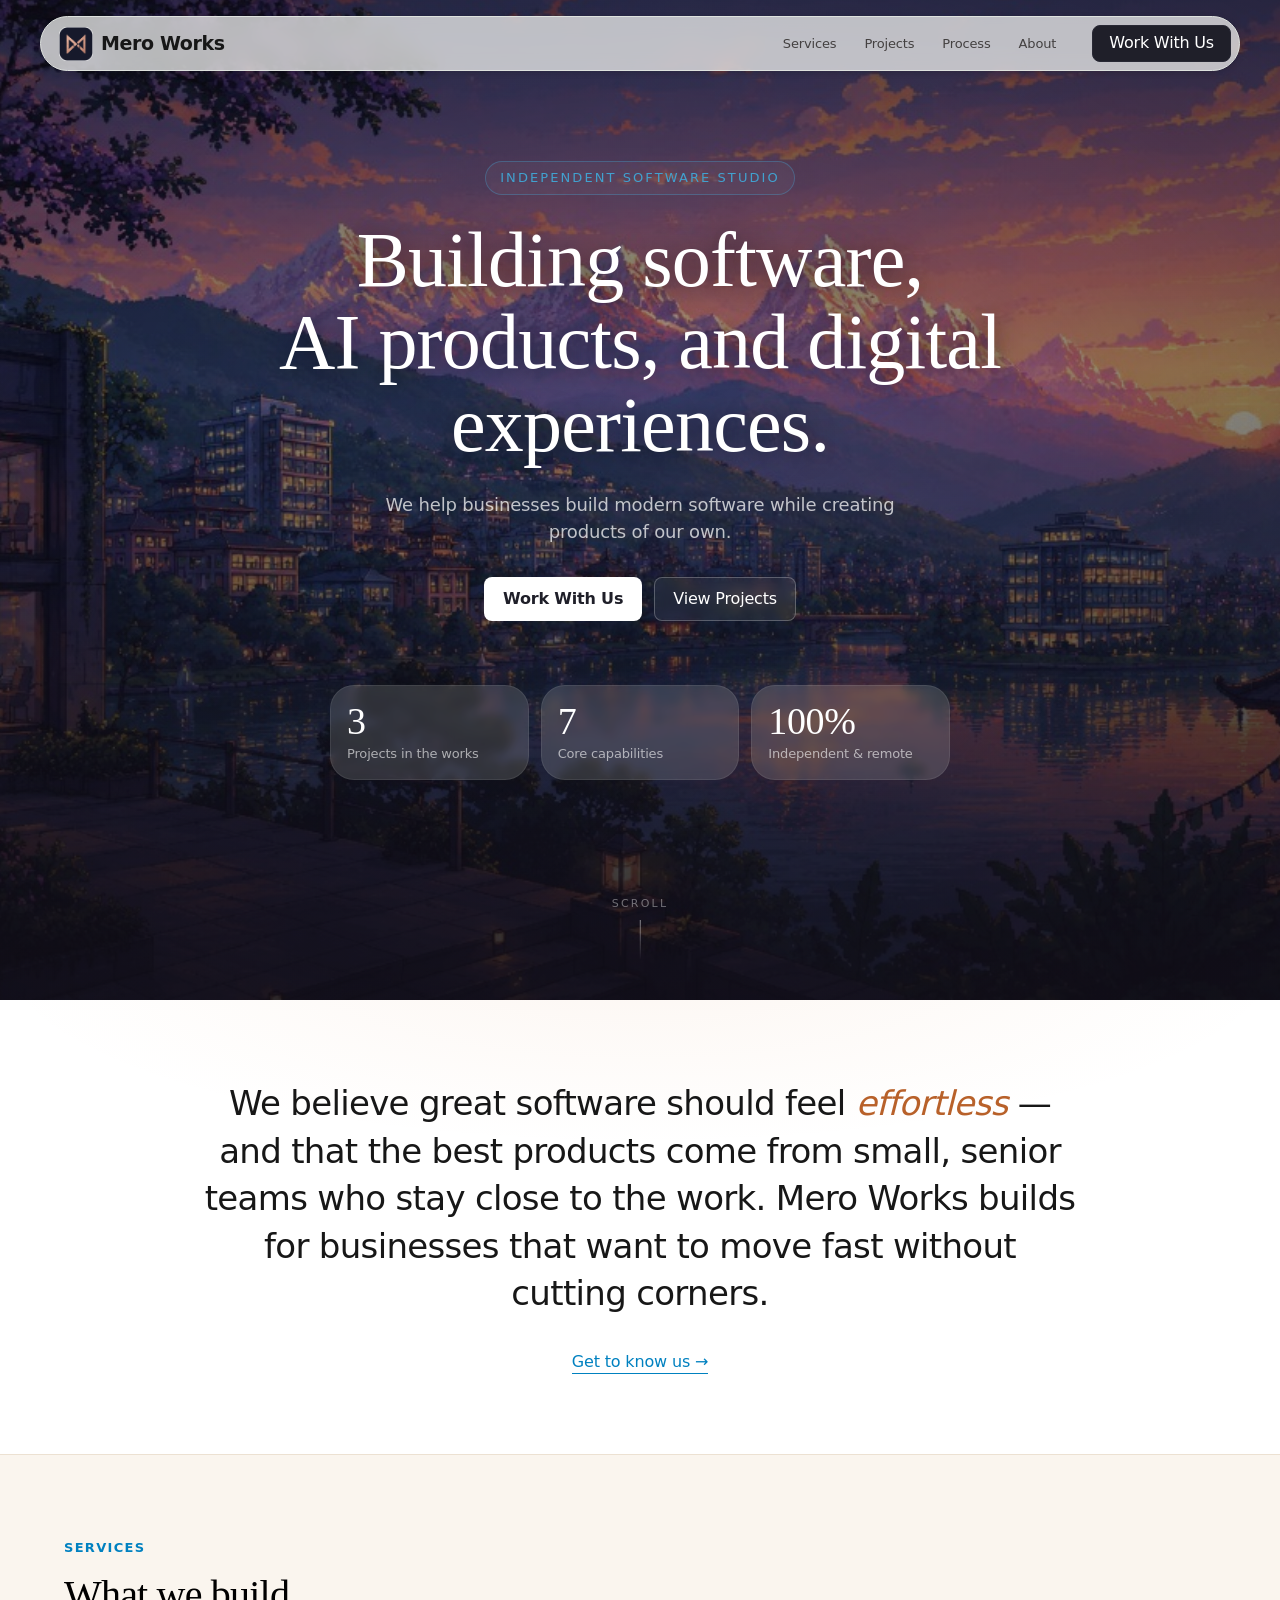
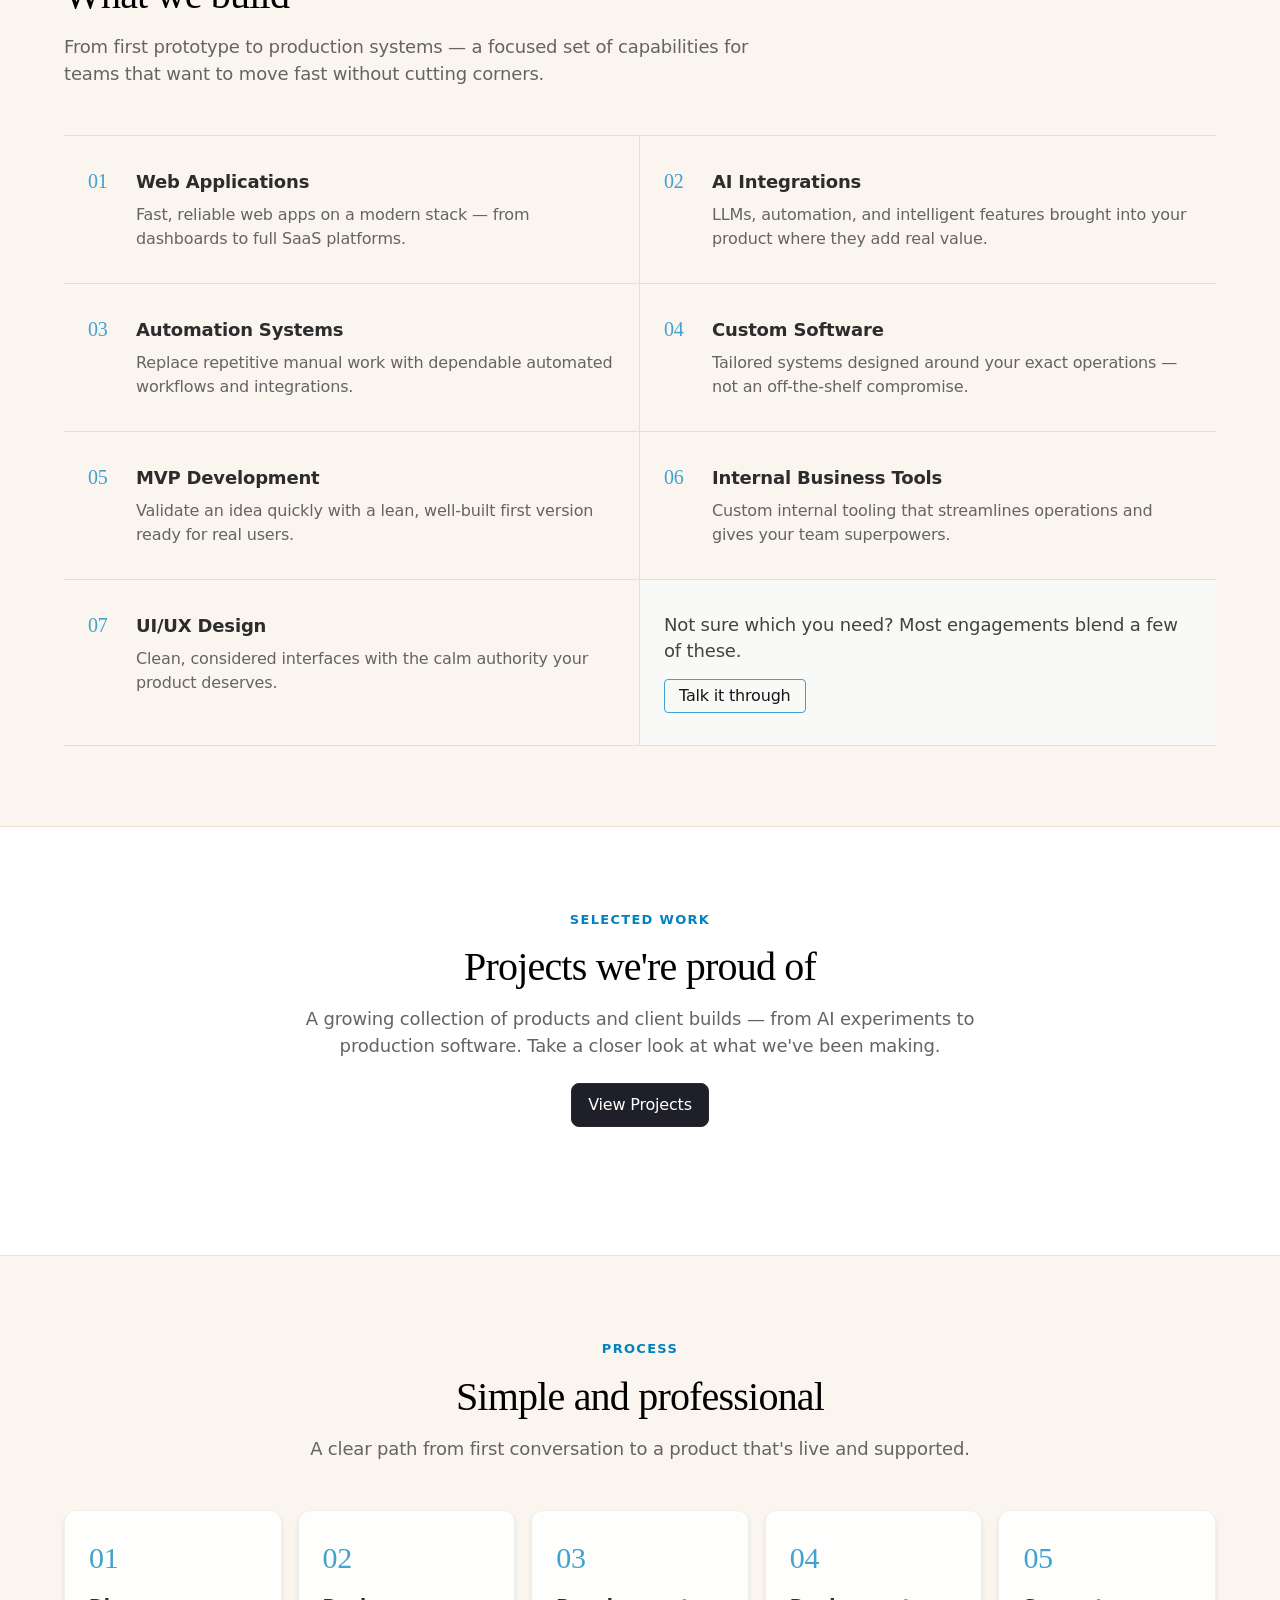
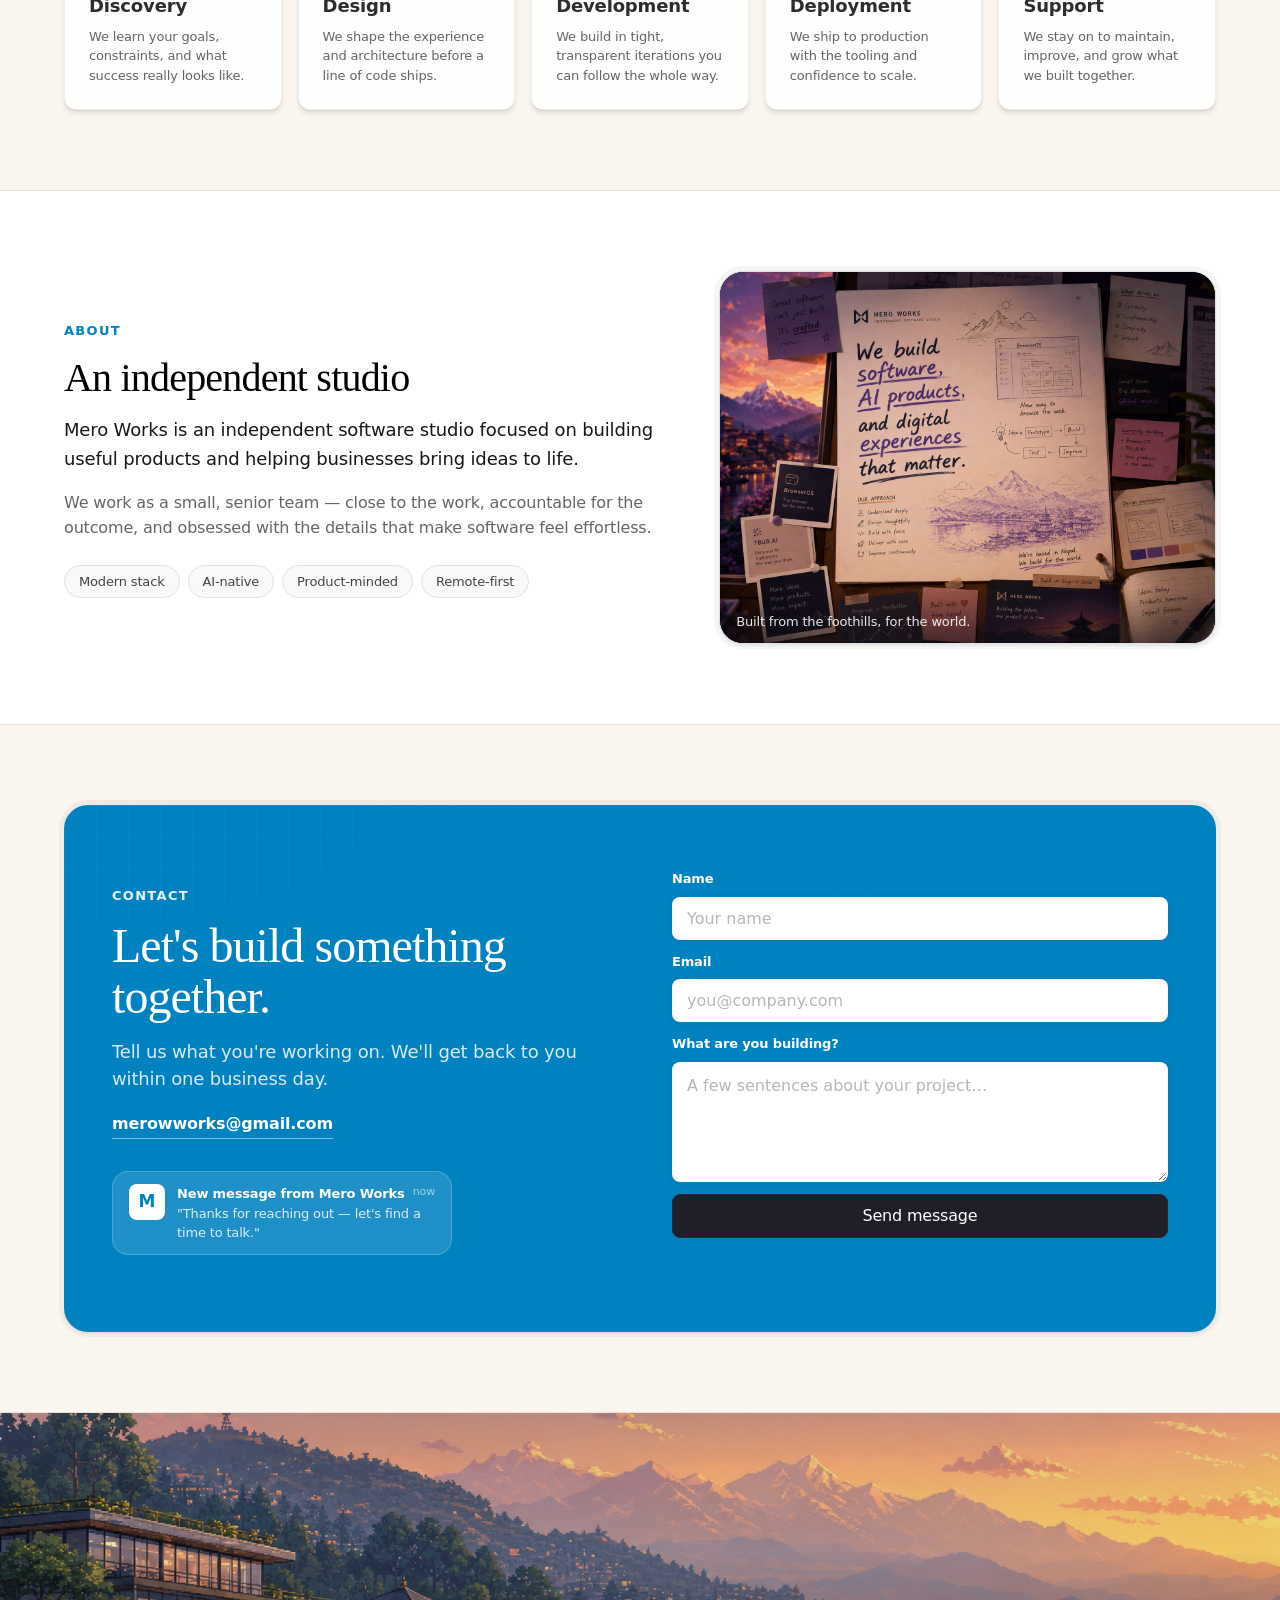
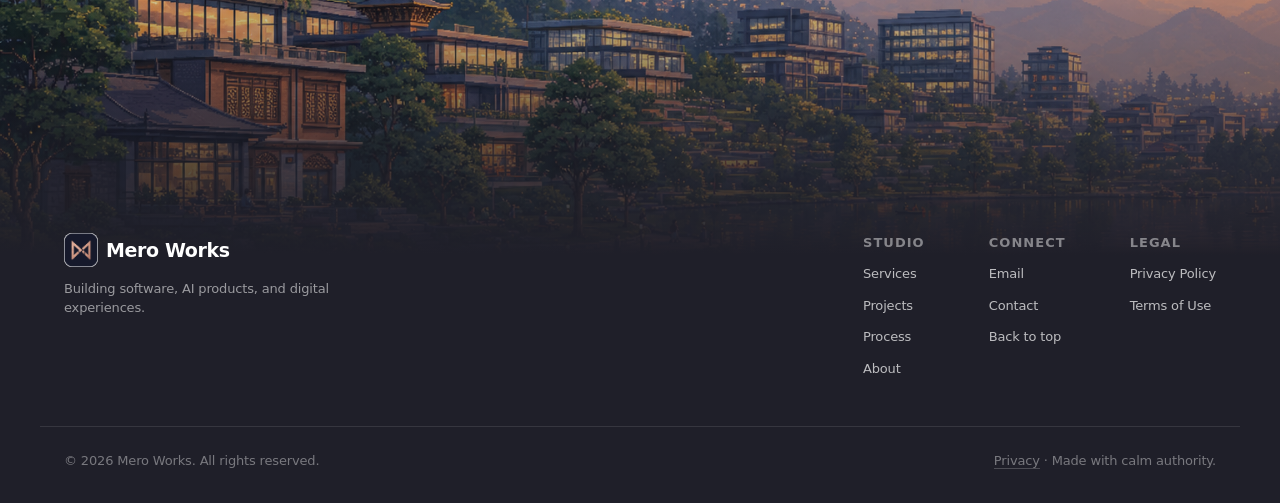
<file: index.html>
<!DOCTYPE html>
<html lang="en">
<head>
  <meta charset="UTF-8" />
  <meta name="viewport" content="width=device-width, initial-scale=1.0" />

  <!-- ── Security ─────────────────────────────────────────────── -->
  <!-- Blocks clickjacking, MIME-sniffing, and restricts resource origins. -->
  <meta http-equiv="X-Content-Type-Options" content="nosniff" />
  <meta http-equiv="X-Frame-Options" content="SAMEORIGIN" />
  <meta http-equiv="Referrer-Policy" content="strict-origin-when-cross-origin" />
  <meta http-equiv="Permissions-Policy" content="camera=(), microphone=(), geolocation=(), payment=()" />
  <meta http-equiv="Content-Security-Policy" content="
    default-src 'self';
    script-src 'self' 'unsafe-inline';
    style-src 'self' 'unsafe-inline' https://fonts.googleapis.com;
    font-src 'self' https://fonts.gstatic.com;
    img-src 'self' data:;
    connect-src 'self' https://api.web3forms.com;
    frame-ancestors 'none';
  " />

  <!-- ── Identity ──────────────────────────────────────────────── -->
  <title>Mero Works — Software Studio</title>
  <meta name="description" content="Mero Works is an independent software studio building modern software, AI products, and digital experiences." />
  <link rel="canonical" href="https://meroworks.com/" />
  <link rel="icon" type="image/png" href="assets/logo.png" />

  <!-- ── Open Graph (social sharing) ──────────────────────────── -->
  <meta property="og:type" content="website" />
  <meta property="og:url" content="https://meroworks.com/" />
  <meta property="og:title" content="Mero Works — Software Studio" />
  <meta property="og:description" content="An independent software studio building modern software, AI products, and digital experiences." />
  <meta property="og:image" content="https://meroworks.com/assets/hero.png" />
  <meta property="og:locale" content="en_US" />
  <meta property="og:site_name" content="Mero Works" />

  <!-- ── Twitter / X Card ─────────────────────────────────────── -->
  <meta name="twitter:card" content="summary_large_image" />
  <meta name="twitter:title" content="Mero Works — Software Studio" />
  <meta name="twitter:description" content="An independent software studio building modern software, AI products, and digital experiences." />
  <meta name="twitter:image" content="https://meroworks.com/assets/hero.png" />

  <!-- ── Crawlers ──────────────────────────────────────────────── -->
  <meta name="robots" content="index, follow, max-snippet:-1, max-image-preview:large" />
  <meta name="author" content="Mero Works" />

  <!-- ── Theme / PWA ───────────────────────────────────────────── -->
  <meta name="theme-color" content="#1f1f29" />
  <meta name="mobile-web-app-capable" content="yes" />
  <meta name="apple-mobile-web-app-capable" content="yes" />
  <meta name="apple-mobile-web-app-status-bar-style" content="black-translucent" />
  <meta name="apple-mobile-web-app-title" content="Mero Works" />

  <!-- ── Fonts ─────────────────────────────────────────────────── -->
  <link rel="preconnect" href="https://fonts.googleapis.com" />
  <link rel="preconnect" href="https://fonts.gstatic.com" crossorigin />
  <link href="https://fonts.googleapis.com/css2?family=Inter:wght@400;500;600;700&family=Instrument+Serif:ital@0;1&family=Space+Grotesk:wght@400;500;600;700&display=swap" rel="stylesheet" />

  <link rel="stylesheet" href="styles.css" />
</head>
<body>
  <a class="skip-link" href="#main-content">Skip to content</a>
  <!-- ============ NAV ============ -->
  <header class="nav-wrap" id="top">
    <nav class="nav" aria-label="Primary">
      <a href="#top" class="nav__brand" aria-label="Mero Works home">
        <img src="assets/logo.png" alt="" class="logo-mark" aria-hidden="true" />
        <span class="nav__brand-name">Mero Works</span>
      </a>

      <ul class="nav__links">
        <li><a href="#services" class="nav__link">Services</a></li>
        <li><a href="#projects" class="nav__link">Projects</a></li>
        <li><a href="#process" class="nav__link">Process</a></li>
        <li><a href="#about" class="nav__link">About</a></li>
      </ul>

      <div class="nav__actions">
        <a href="#contact" class="btn btn--dark">Work With Us</a>
      </div>

      <button class="nav__toggle" id="navToggle" aria-label="Toggle menu" aria-expanded="false">
        <span></span><span></span>
      </button>
    </nav>

    <div class="nav__mobile" id="navMobile" hidden>
      <a href="#services" class="nav__mobile-link">Services</a>
      <a href="#projects" class="nav__mobile-link">Projects</a>
      <a href="#process" class="nav__mobile-link">Process</a>
      <a href="#about" class="nav__mobile-link">About</a>
      <a href="#contact" class="btn btn--dark nav__mobile-cta">Work With Us</a>
    </div>
  </header>

  <main id="main-content">
    <!-- ============ HERO ============ -->
    <section class="hero">
      <div class="hero__sky" aria-hidden="true">
        <div class="hero__art"></div>
        <div class="hero__overlay"></div>
      </div>

      <div class="hero__inner">
        <span class="hero__eyebrow">Independent Software Studio</span>
        <h1 class="hero__title">Building software, AI&nbsp;products, and digital experiences.</h1>
        <p class="hero__sub">We help businesses build modern software while creating products of our own.</p>

        <div class="hero__cta">
          <a href="#contact" class="btn btn--light btn--lg">Work With Us</a>
          <a href="#projects" class="btn btn--ghost-light btn--lg">View Projects</a>
        </div>

        <div class="hero__cards">
          <div class="hero-card">
            <span class="hero-card__num" id="statProjects" data-suffix="">0</span>
            <span class="hero-card__label">Projects in the works</span>
          </div>
          <div class="hero-card">
            <span class="hero-card__num">7</span>
            <span class="hero-card__label">Core capabilities</span>
          </div>
          <div class="hero-card">
            <span class="hero-card__num">100%</span>
            <span class="hero-card__label">Independent &amp; remote</span>
          </div>
        </div>
      </div>

      <div class="hero__scroll" aria-hidden="true">
        <span>Scroll</span>
        <span class="hero__scroll-line"></span>
      </div>
    </section>

    <!-- ============ VISION (editorial statement) ============ -->
    <section class="vision">
      <div class="container">
        <p class="vision__lead">
          We believe great software should feel <em>effortless</em> — and that the
          best products come from small, senior teams who stay close to the work.
          Mero Works builds for businesses that want to move fast without cutting corners.
        </p>
        <a href="#about" class="link-underline">Get to know us &rarr;</a>
      </div>
    </section>

    <!-- ============ SERVICES ============ -->
    <section class="section section--alt" id="services">
      <div class="container">
        <div class="section__head section__head--left">
          <span class="eyebrow">Services</span>
          <h2 class="section__title">What we build</h2>
          <p class="section__lead">From first prototype to production systems — a focused set of capabilities for teams that want to move fast without cutting corners.</p>
        </div>

        <div class="services">
          <article class="service">
            <span class="service__index">01</span>
            <div class="service__text">
              <h3 class="service__title">Web Applications</h3>
              <p class="service__body">Fast, reliable web apps on a modern stack — from dashboards to full SaaS platforms.</p>
            </div>
          </article>
          <article class="service">
            <span class="service__index">02</span>
            <div class="service__text">
              <h3 class="service__title">AI Integrations</h3>
              <p class="service__body">LLMs, automation, and intelligent features brought into your product where they add real value.</p>
            </div>
          </article>
          <article class="service">
            <span class="service__index">03</span>
            <div class="service__text">
              <h3 class="service__title">Automation Systems</h3>
              <p class="service__body">Replace repetitive manual work with dependable automated workflows and integrations.</p>
            </div>
          </article>
          <article class="service">
            <span class="service__index">04</span>
            <div class="service__text">
              <h3 class="service__title">Custom Software</h3>
              <p class="service__body">Tailored systems designed around your exact operations — not an off-the-shelf compromise.</p>
            </div>
          </article>
          <article class="service">
            <span class="service__index">05</span>
            <div class="service__text">
              <h3 class="service__title">MVP Development</h3>
              <p class="service__body">Validate an idea quickly with a lean, well-built first version ready for real users.</p>
            </div>
          </article>
          <article class="service">
            <span class="service__index">06</span>
            <div class="service__text">
              <h3 class="service__title">Internal Business Tools</h3>
              <p class="service__body">Custom internal tooling that streamlines operations and gives your team superpowers.</p>
            </div>
          </article>
          <article class="service">
            <span class="service__index">07</span>
            <div class="service__text">
              <h3 class="service__title">UI/UX Design</h3>
              <p class="service__body">Clean, considered interfaces with the calm authority your product deserves.</p>
            </div>
          </article>
          <article class="service service--note">
            <div class="service__text">
              <p class="service__note">Not sure which you need? Most engagements blend a few of these.</p>
              <a href="#contact" class="btn btn--outline">Talk it through</a>
            </div>
          </article>
        </div>
      </div>
    </section>

    <!-- ============ FEATURED PROJECTS ============ -->
    <section class="section" id="projects">
      <div class="container">
        <div class="section__head">
          <span class="eyebrow">Selected Work</span>
          <h2 class="section__title">Projects we're proud of</h2>
          <p class="section__lead">A growing collection of products and client builds — from AI experiments to production software. Take a closer look at what we've been making.</p>
          <div class="section__cta">
            <a href="projects/index.html" class="btn btn--dark btn--lg">View Projects</a>
          </div>
        </div>
      </div>
    </section>

    <!-- ============ PROCESS ============ -->
    <section class="section section--alt" id="process">
      <div class="container">
        <div class="section__head">
          <span class="eyebrow">Process</span>
          <h2 class="section__title">Simple and professional</h2>
          <p class="section__lead">A clear path from first conversation to a product that's live and supported.</p>
        </div>

        <ol class="process">
          <li class="process__step">
            <span class="process__num">01</span>
            <h3 class="process__title">Discovery</h3>
            <p class="process__body">We learn your goals, constraints, and what success really looks like.</p>
          </li>
          <li class="process__step">
            <span class="process__num">02</span>
            <h3 class="process__title">Design</h3>
            <p class="process__body">We shape the experience and architecture before a line of code ships.</p>
          </li>
          <li class="process__step">
            <span class="process__num">03</span>
            <h3 class="process__title">Development</h3>
            <p class="process__body">We build in tight, transparent iterations you can follow the whole way.</p>
          </li>
          <li class="process__step">
            <span class="process__num">04</span>
            <h3 class="process__title">Deployment</h3>
            <p class="process__body">We ship to production with the tooling and confidence to scale.</p>
          </li>
          <li class="process__step">
            <span class="process__num">05</span>
            <h3 class="process__title">Support</h3>
            <p class="process__body">We stay on to maintain, improve, and grow what we built together.</p>
          </li>
        </ol>
      </div>
    </section>

    <!-- ============ ABOUT ============ -->
    <section class="section" id="about">
      <div class="container">
        <div class="about">
          <div class="about__text">
            <span class="eyebrow">About</span>
            <h2 class="section__title">An independent studio</h2>
            <p class="about__body">Mero Works is an independent software studio focused on building useful products and helping businesses bring ideas to life.</p>
            <p class="about__body about__body--muted">We work as a small, senior team — close to the work, accountable for the outcome, and obsessed with the details that make software feel effortless.</p>
            <div class="about__chips">
              <span class="chip">Modern stack</span>
              <span class="chip">AI-native</span>
              <span class="chip">Product-minded</span>
              <span class="chip">Remote-first</span>
            </div>
          </div>
          <figure class="about__panel">
            <div class="about__panel-img" role="img" aria-label="Pixel-art illustration of an independent software studio overlooking a lake and the Himalayas at sunset"></div>
            <figcaption class="about__panel-cap">Built from the foothills, for the world.</figcaption>
          </figure>
        </div>
      </div>
    </section>

    <!-- ============ CONTACT / FEATURED CTA ============ -->
    <section class="section section--alt" id="contact">
      <div class="container">
        <div class="feature-card">
          <div class="feature-card__grid" aria-hidden="true"></div>

          <div class="feature-card__intro">
            <span class="eyebrow eyebrow--light">Contact</span>
            <h2 class="feature-card__title">Let's build something together.</h2>
            <p class="feature-card__sub">Tell us what you're working on. We'll get back to you within one business day.</p>
            <a href="mailto:merowworks@gmail.com" class="feature-card__email">merowworks@gmail.com</a>

            <div class="mock-note" aria-hidden="true">
                <div class="mock-note__icon">M</div>
                <div class="mock-note__body">
                  <span class="mock-note__title">New message from Mero Works</span>
                <span class="mock-note__time">now</span>
                <span class="mock-note__text">"Thanks for reaching out — let's find a time to talk."</span>
              </div>
            </div>
          </div>

          <form class="contact-form" id="contactForm" novalidate>
            <input type="hidden" name="access_key" value="7f5ac412-8a73-43b9-905a-9e5e9b177581" />
            <input type="hidden" name="subject" value="New message from Mero Works site" />
            <input type="hidden" name="from_name" value="Mero Works Contact Form" />
            <input type="checkbox" name="botcheck" style="display:none" />

            <div class="field">
              <label for="cf-name" class="field__label">Name</label>
              <input type="text" id="cf-name" name="name" class="input" placeholder="Your name" required />
            </div>
            <div class="field">
              <label for="cf-email" class="field__label">Email</label>
              <input type="email" id="cf-email" name="email" class="input" placeholder="you@company.com" required />
            </div>
            <div class="field">
              <label for="cf-message" class="field__label">What are you building?</label>
              <textarea id="cf-message" name="message" class="input input--area" rows="4" placeholder="A few sentences about your project…" required></textarea>
            </div>
            <button type="submit" class="btn btn--dark btn--block btn--lg" id="cfSubmit">
              <span class="btn-label">Send message</span>
              <span class="btn-spinner" aria-hidden="true"></span>
            </button>
            <p class="contact-form__status" id="formStatus" role="status" aria-live="polite"></p>
          </form>
        </div>
      </div>
    </section>
  </main>

  <!-- ============ FOOTER ============ -->
  <footer class="footer">
    <div class="footer__art" aria-hidden="true">
      <div class="footer__art-img"></div>
      <div class="footer__art-fade"></div>
    </div>
    <div class="container footer__inner">
      <div class="footer__brand">
        <span class="footer__brand-row">
          <img src="assets/logo.png" alt="" class="logo-mark" aria-hidden="true" />
          <span class="footer__name">Mero Works</span>
        </span>
        <p class="footer__tag">Building software, AI products, and digital experiences.</p>
      </div>
      <nav class="footer__cols" aria-label="Footer">
        <div class="footer__col">
          <span class="footer__heading">Studio</span>
          <a href="#services">Services</a>
          <a href="#projects">Projects</a>
          <a href="#process">Process</a>
          <a href="#about">About</a>
        </div>
        <div class="footer__col">
          <span class="footer__heading">Connect</span>
          <a href="mailto:merowworks@gmail.com">Email</a>
          <a href="#contact">Contact</a>
          <a href="#top">Back to top</a>
        </div>
        <div class="footer__col">
          <span class="footer__heading">Legal</span>
          <a href="privacy.html">Privacy Policy</a>
          <a href="privacy.html#terms">Terms of Use</a>
        </div>
      </nav>
    </div>
    <div class="container footer__bottom">
      <span>&copy; <span id="year"></span> Mero Works. All rights reserved.</span>
      <span><a href="privacy.html" style="color:inherit;border-bottom:1px solid rgba(255,255,255,0.2);">Privacy</a> · Made with calm authority.</span>
    </div>
  </footer>

  <script src="projects-data.js"></script>
  <script src="script.js"></script>
</body>
</html>
</file>
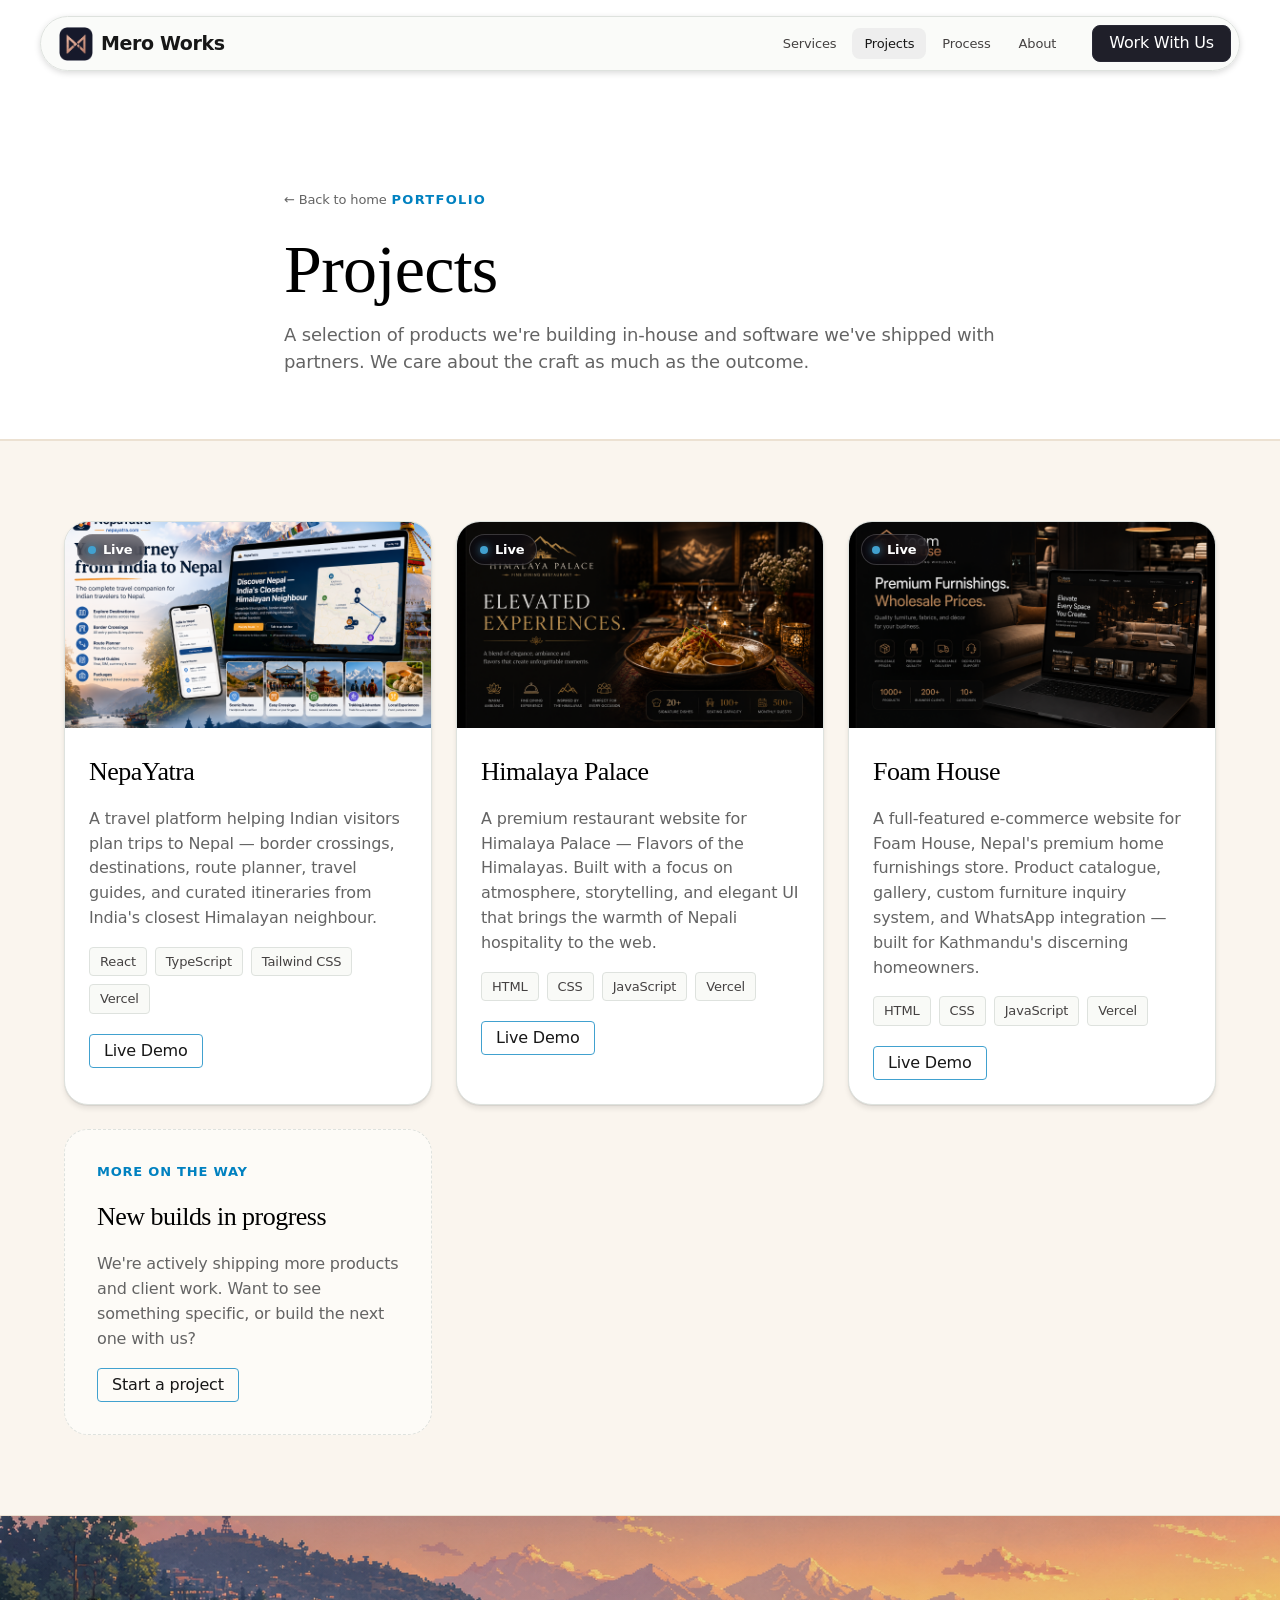
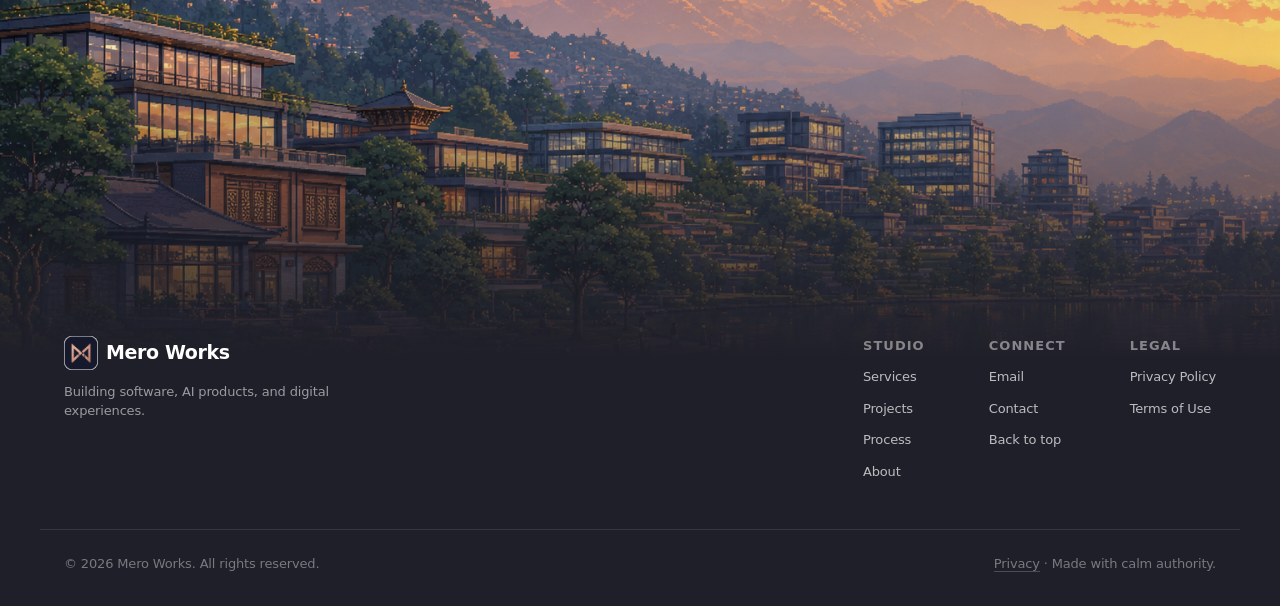
<file: projects/index.html>
<!DOCTYPE html>
<html lang="en">
<head>
  <meta charset="UTF-8" />
  <meta name="viewport" content="width=device-width, initial-scale=1.0" />

  <meta http-equiv="X-Content-Type-Options" content="nosniff" />
  <meta http-equiv="X-Frame-Options" content="SAMEORIGIN" />
  <meta http-equiv="Referrer-Policy" content="strict-origin-when-cross-origin" />
  <meta http-equiv="Permissions-Policy" content="camera=(), microphone=(), geolocation=(), payment=()" />
  <meta http-equiv="Content-Security-Policy" content="
    default-src 'self';
    script-src 'self' 'unsafe-inline';
    style-src 'self' 'unsafe-inline' https://fonts.googleapis.com;
    font-src 'self' https://fonts.gstatic.com;
    img-src 'self' data:;
    connect-src 'self';
    frame-ancestors 'none';
  " />

  <title>Projects — Mero Works</title>
  <meta name="description" content="Selected work from Mero Works — products and client builds, from AI experiments to production software." />
  <link rel="canonical" href="https://meroworks.com/projects/" />
  <link rel="icon" type="image/png" href="../assets/logo.png" />

  <meta property="og:type" content="website" />
  <meta property="og:url" content="https://meroworks.com/projects/" />
  <meta property="og:title" content="Projects — Mero Works" />
  <meta property="og:description" content="A portfolio of products and client builds from Mero Works — from AI experiments to live production software." />
  <meta property="og:image" content="https://meroworks.com/assets/hero.png" />
  <meta property="og:site_name" content="Mero Works" />

  <meta name="twitter:card" content="summary_large_image" />
  <meta name="twitter:title" content="Projects — Mero Works" />
  <meta name="twitter:description" content="A portfolio of products and client builds from Mero Works." />
  <meta name="twitter:image" content="https://meroworks.com/assets/hero.png" />

  <meta name="robots" content="index, follow" />
  <meta name="author" content="Mero Works" />
  <meta name="theme-color" content="#1f1f29" />

  <link rel="preconnect" href="https://fonts.googleapis.com" />
  <link rel="preconnect" href="https://fonts.gstatic.com" crossorigin />
  <link href="https://fonts.googleapis.com/css2?family=Inter:wght@400;500;600;700&family=Instrument+Serif:ital@0;1&family=Space+Grotesk:wght@400;500;600;700&display=swap" rel="stylesheet" />

  <link rel="stylesheet" href="../styles.css" />
</head>
<body>
  <a class="skip-link" href="#main-content">Skip to content</a>
  <!-- ============ NAV ============ -->
  <header class="nav-wrap" id="top">
    <nav class="nav" aria-label="Primary">
      <a href="../index.html" class="nav__brand" aria-label="Mero Works home">
        <img src="../assets/logo.png" alt="" class="logo-mark" aria-hidden="true" />
        <span class="nav__brand-name">Mero Works</span>
      </a>

      <ul class="nav__links">
        <li><a href="../index.html#services" class="nav__link">Services</a></li>
        <li><a href="index.html" class="nav__link nav__link--active" aria-current="page">Projects</a></li>
        <li><a href="../index.html#process" class="nav__link">Process</a></li>
        <li><a href="../index.html#about" class="nav__link">About</a></li>
      </ul>

      <div class="nav__actions">
        <a href="../index.html#contact" class="btn btn--dark">Work With Us</a>
      </div>

      <button class="nav__toggle" id="navToggle" aria-label="Toggle menu" aria-expanded="false">
        <span></span><span></span>
      </button>
    </nav>

    <div class="nav__mobile" id="navMobile" hidden>
      <a href="../index.html#services" class="nav__mobile-link">Services</a>
      <a href="index.html" class="nav__mobile-link">Projects</a>
      <a href="../index.html#process" class="nav__mobile-link">Process</a>
      <a href="../index.html#about" class="nav__mobile-link">About</a>
      <a href="../index.html#contact" class="btn btn--dark nav__mobile-cta">Work With Us</a>
    </div>
  </header>

  <main id="main-content">
    <!-- ============ PAGE HEADER ============ -->
    <section class="page-header">
      <div class="container page-header__inner">
        <a href="../index.html" class="page-header__back">&larr; Back to home</a>
        <span class="eyebrow">Portfolio</span>
        <h1 class="page-header__title">Projects</h1>
        <p class="page-header__lead">A selection of products we're building in-house and software we've shipped with partners. We care about the craft as much as the outcome.</p>
      </div>
    </section>

    <!-- ============ PROJECTS GRID ============ -->
    <section class="section section--alt">
      <div class="container">
        <!-- Cards are rendered from projects-data.js so counts stay in sync. -->
        <div class="projects-grid" id="projectsGrid" data-base="../"></div>
      </div>
    </section>
  </main>

  <!-- ============ FOOTER ============ -->
  <footer class="footer">
    <div class="footer__art" aria-hidden="true">
      <div class="footer__art-img"></div>
      <div class="footer__art-fade"></div>
    </div>
    <div class="container footer__inner">
      <div class="footer__brand">
        <span class="footer__brand-row">
          <img src="../assets/logo.png" alt="" class="logo-mark" aria-hidden="true" />
          <span class="footer__name">Mero Works</span>
        </span>
        <p class="footer__tag">Building software, AI products, and digital experiences.</p>
      </div>
      <nav class="footer__cols" aria-label="Footer">
        <div class="footer__col">
          <span class="footer__heading">Studio</span>
          <a href="../index.html#services">Services</a>
          <a href="index.html">Projects</a>
          <a href="../index.html#process">Process</a>
          <a href="../index.html#about">About</a>
        </div>
        <div class="footer__col">
          <span class="footer__heading">Connect</span>
          <a href="mailto:merowworks@gmail.com">Email</a>
          <a href="../index.html#contact">Contact</a>
          <a href="#top">Back to top</a>
        </div>
        <div class="footer__col">
          <span class="footer__heading">Legal</span>
          <a href="../privacy.html">Privacy Policy</a>
          <a href="../privacy.html#terms">Terms of Use</a>
        </div>
      </nav>
    </div>
    <div class="container footer__bottom">
      <span>&copy; <span id="year"></span> Mero Works. All rights reserved.</span>
      <span><a href="../privacy.html" style="color:inherit;border-bottom:1px solid rgba(255,255,255,0.2);">Privacy</a> · Made with calm authority.</span>
    </div>
  </footer>

  <script src="../projects-data.js"></script>
  <script src="../script.js"></script>
</body>
</html>
</file>
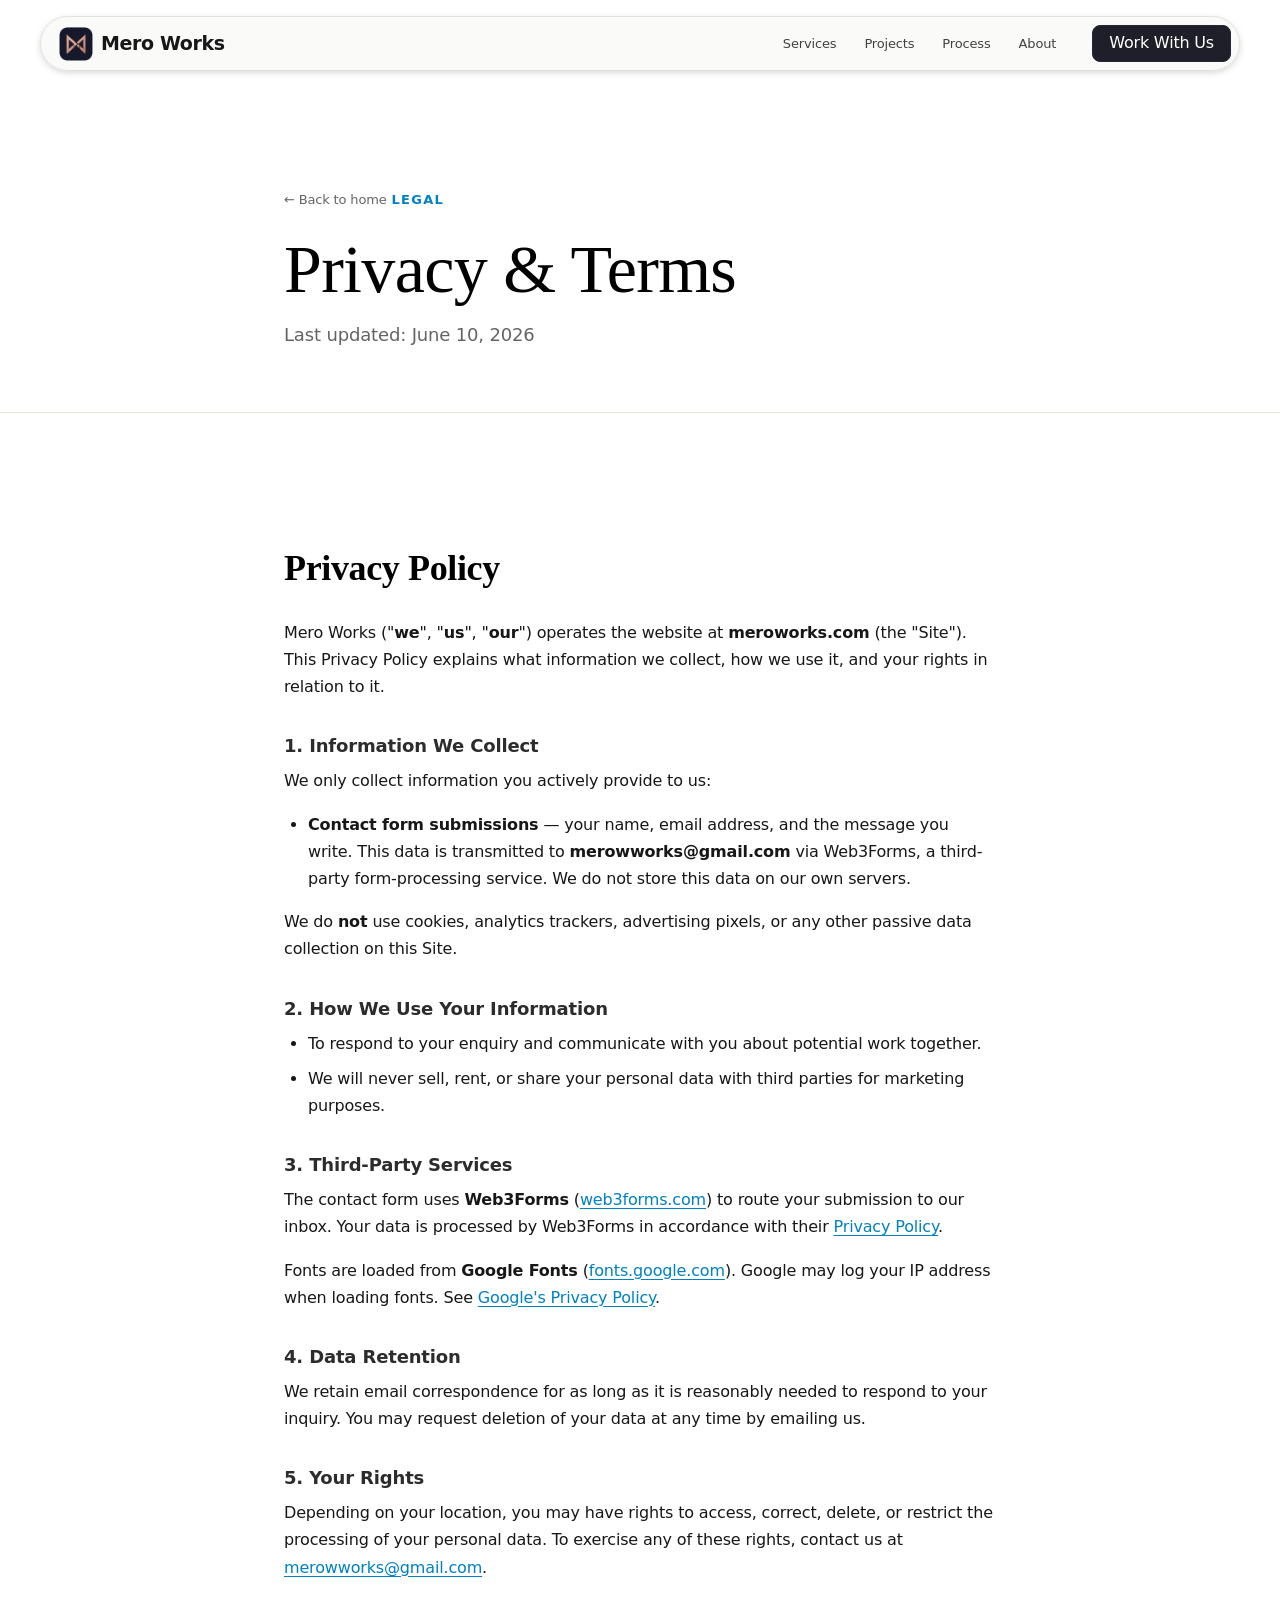
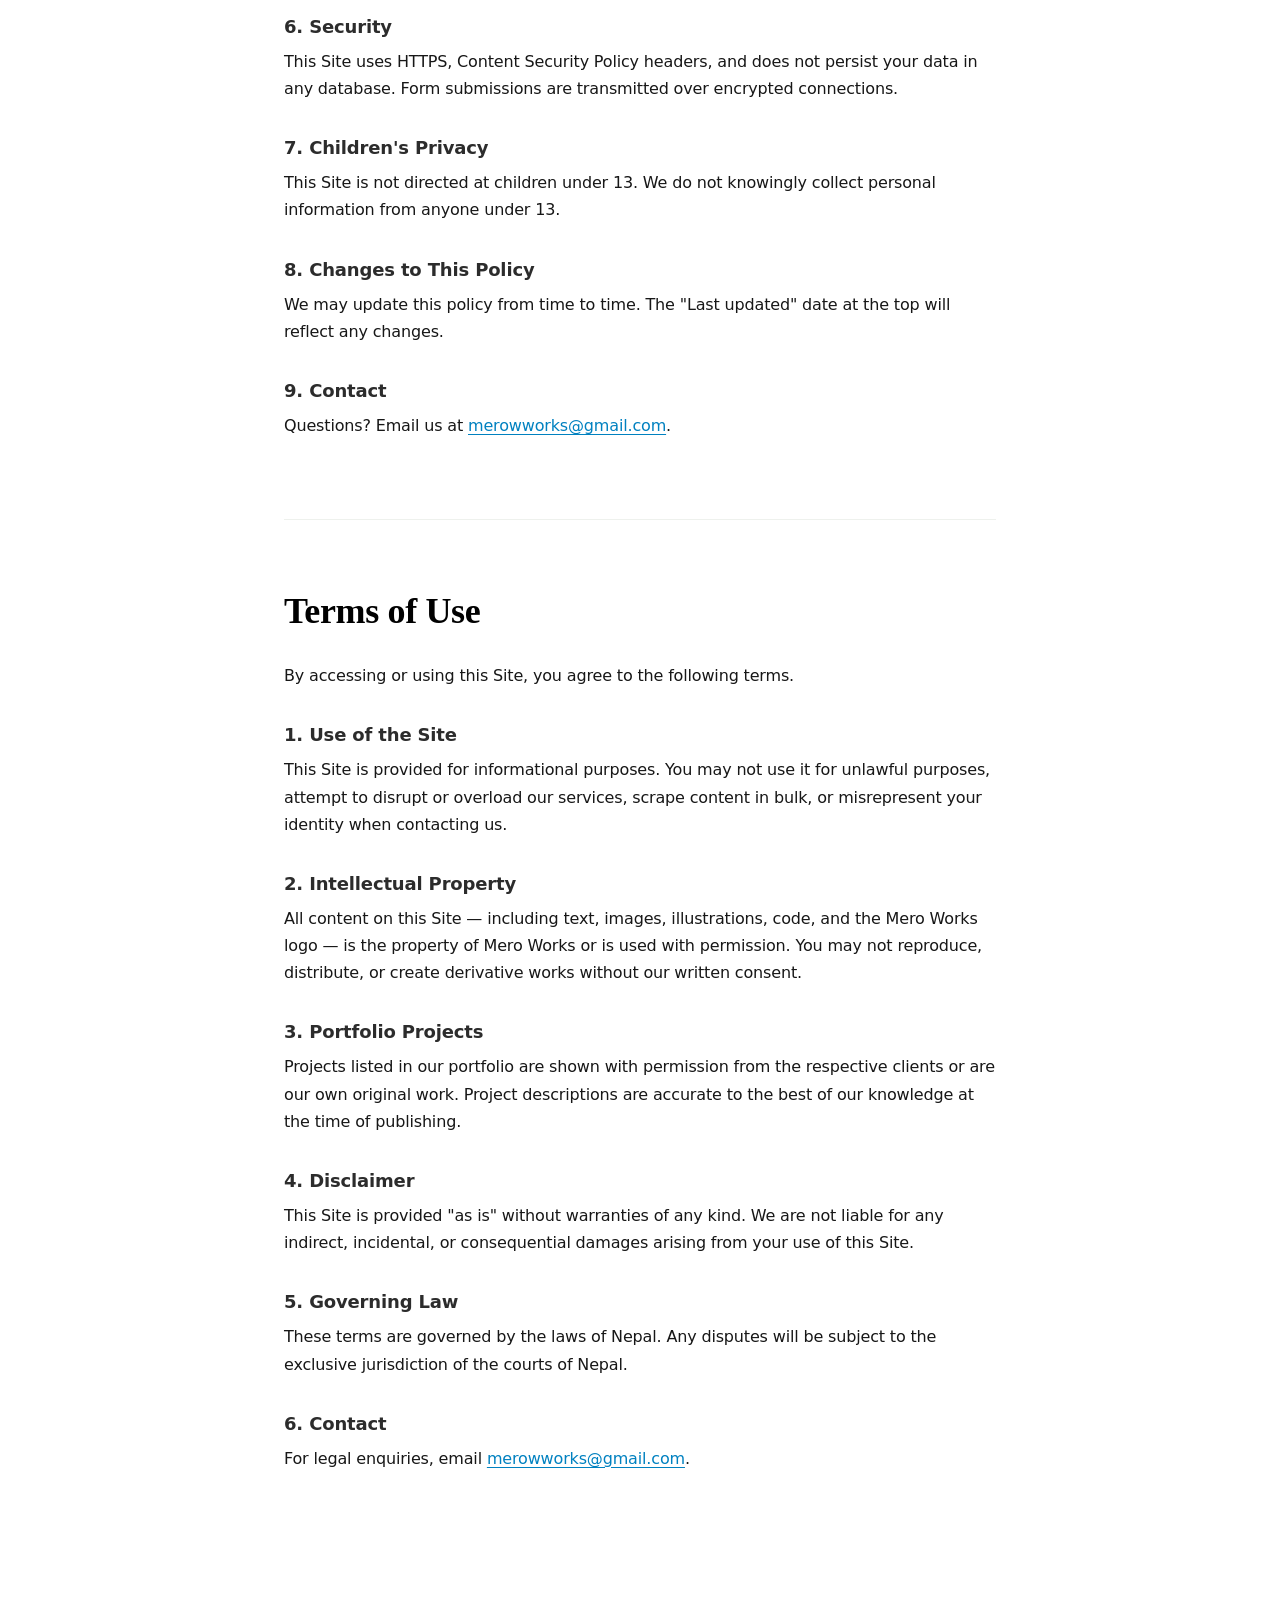
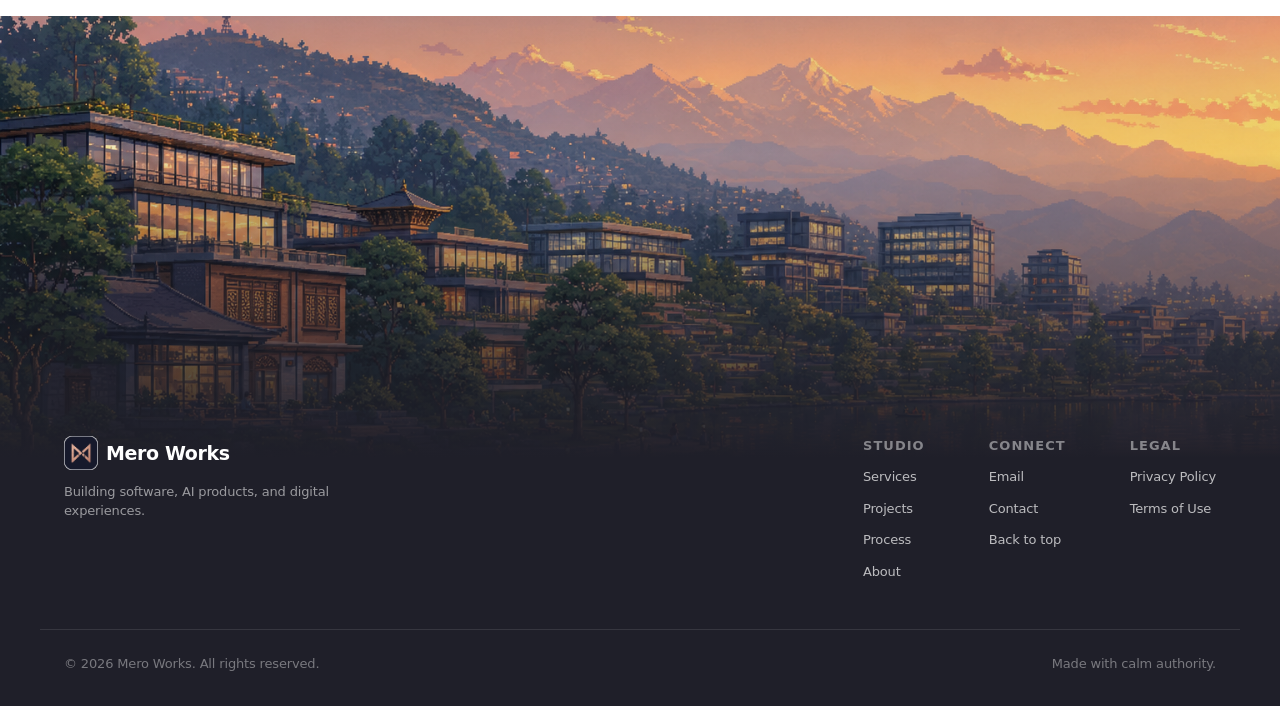
<file: privacy.html>
<!DOCTYPE html>
<html lang="en">
<head>
  <meta charset="UTF-8" />
  <meta name="viewport" content="width=device-width, initial-scale=1.0" />

  <meta http-equiv="X-Content-Type-Options" content="nosniff" />
  <meta http-equiv="X-Frame-Options" content="SAMEORIGIN" />
  <meta http-equiv="Referrer-Policy" content="strict-origin-when-cross-origin" />
  <meta http-equiv="Content-Security-Policy" content="
    default-src 'self';
    script-src 'self' 'unsafe-inline';
    style-src 'self' 'unsafe-inline' https://fonts.googleapis.com;
    font-src 'self' https://fonts.gstatic.com;
    img-src 'self' data:;
    connect-src 'self';
    frame-ancestors 'none';
  " />

  <title>Privacy Policy &amp; Terms — Mero Works</title>
  <meta name="description" content="Privacy Policy and Terms of Use for Mero Works, an independent software studio." />
  <meta name="robots" content="noindex, follow" />
  <link rel="canonical" href="https://meroworks.com/privacy.html" />
  <link rel="icon" type="image/png" href="assets/logo.png" />
  <meta name="theme-color" content="#1f1f29" />

  <link rel="preconnect" href="https://fonts.googleapis.com" />
  <link rel="preconnect" href="https://fonts.gstatic.com" crossorigin />
  <link href="https://fonts.googleapis.com/css2?family=Inter:wght@400;500;600;700&family=Instrument+Serif:ital@0;1&family=Space+Grotesk:wght@400;500;600;700&display=swap" rel="stylesheet" />
  <link rel="stylesheet" href="styles.css" />
</head>
<body>
  <a class="skip-link" href="#main-content">Skip to content</a>

  <!-- NAV -->
  <header class="nav-wrap" id="top">
    <nav class="nav" aria-label="Primary">
      <a href="index.html" class="nav__brand" aria-label="Mero Works home">
        <img src="assets/logo.png" alt="" class="logo-mark" aria-hidden="true" />
        <span class="nav__brand-name">Mero Works</span>
      </a>
      <ul class="nav__links">
        <li><a href="index.html#services" class="nav__link">Services</a></li>
        <li><a href="projects/index.html" class="nav__link">Projects</a></li>
        <li><a href="index.html#process" class="nav__link">Process</a></li>
        <li><a href="index.html#about" class="nav__link">About</a></li>
      </ul>
      <div class="nav__actions">
        <a href="index.html#contact" class="btn btn--dark">Work With Us</a>
      </div>
      <button class="nav__toggle" id="navToggle" aria-label="Toggle menu" aria-expanded="false">
        <span></span><span></span>
      </button>
    </nav>
    <div class="nav__mobile" id="navMobile" hidden>
      <a href="index.html#services" class="nav__mobile-link">Services</a>
      <a href="projects/index.html" class="nav__mobile-link">Projects</a>
      <a href="index.html#process" class="nav__mobile-link">Process</a>
      <a href="index.html#about" class="nav__mobile-link">About</a>
      <a href="index.html#contact" class="btn btn--dark nav__mobile-cta">Work With Us</a>
    </div>
  </header>

  <main id="main-content">
    <section class="page-header">
      <div class="container page-header__inner">
        <a href="index.html" class="page-header__back">&larr; Back to home</a>
        <span class="eyebrow">Legal</span>
        <h1 class="page-header__title">Privacy &amp; Terms</h1>
        <p class="page-header__lead">Last updated: <time datetime="2026-06-10">June 10, 2026</time></p>
      </div>
    </section>

    <section class="section">
      <div class="container legal">

        <div class="legal__section" id="privacy">
          <h2 class="legal__heading">Privacy Policy</h2>
          <p>Mero Works ("<strong>we</strong>", "<strong>us</strong>", "<strong>our</strong>") operates the website at <strong>meroworks.com</strong> (the "Site"). This Privacy Policy explains what information we collect, how we use it, and your rights in relation to it.</p>

          <h3 class="legal__subheading">1. Information We Collect</h3>
          <p>We only collect information you actively provide to us:</p>
          <ul class="legal__list">
            <li><strong>Contact form submissions</strong> — your name, email address, and the message you write. This data is transmitted to <strong>merowworks@gmail.com</strong> via Web3Forms, a third-party form-processing service. We do not store this data on our own servers.</li>
          </ul>
          <p>We do <strong>not</strong> use cookies, analytics trackers, advertising pixels, or any other passive data collection on this Site.</p>

          <h3 class="legal__subheading">2. How We Use Your Information</h3>
          <ul class="legal__list">
            <li>To respond to your enquiry and communicate with you about potential work together.</li>
            <li>We will never sell, rent, or share your personal data with third parties for marketing purposes.</li>
          </ul>

          <h3 class="legal__subheading">3. Third-Party Services</h3>
          <p>The contact form uses <strong>Web3Forms</strong> (<a href="https://web3forms.com" target="_blank" rel="noopener noreferrer">web3forms.com</a>) to route your submission to our inbox. Your data is processed by Web3Forms in accordance with their <a href="https://web3forms.com/privacy" target="_blank" rel="noopener noreferrer">Privacy Policy</a>.</p>
          <p>Fonts are loaded from <strong>Google Fonts</strong> (<a href="https://fonts.google.com" target="_blank" rel="noopener noreferrer">fonts.google.com</a>). Google may log your IP address when loading fonts. See <a href="https://policies.google.com/privacy" target="_blank" rel="noopener noreferrer">Google's Privacy Policy</a>.</p>

          <h3 class="legal__subheading">4. Data Retention</h3>
          <p>We retain email correspondence for as long as it is reasonably needed to respond to your inquiry. You may request deletion of your data at any time by emailing us.</p>

          <h3 class="legal__subheading">5. Your Rights</h3>
          <p>Depending on your location, you may have rights to access, correct, delete, or restrict the processing of your personal data. To exercise any of these rights, contact us at <a href="mailto:merowworks@gmail.com">merowworks@gmail.com</a>.</p>

          <h3 class="legal__subheading">6. Security</h3>
          <p>This Site uses HTTPS, Content Security Policy headers, and does not persist your data in any database. Form submissions are transmitted over encrypted connections.</p>

          <h3 class="legal__subheading">7. Children's Privacy</h3>
          <p>This Site is not directed at children under 13. We do not knowingly collect personal information from anyone under 13.</p>

          <h3 class="legal__subheading">8. Changes to This Policy</h3>
          <p>We may update this policy from time to time. The "Last updated" date at the top will reflect any changes.</p>

          <h3 class="legal__subheading">9. Contact</h3>
          <p>Questions? Email us at <a href="mailto:merowworks@gmail.com">merowworks@gmail.com</a>.</p>
        </div>

        <div class="legal__divider" role="separator"></div>

        <div class="legal__section" id="terms">
          <h2 class="legal__heading">Terms of Use</h2>
          <p>By accessing or using this Site, you agree to the following terms.</p>

          <h3 class="legal__subheading">1. Use of the Site</h3>
          <p>This Site is provided for informational purposes. You may not use it for unlawful purposes, attempt to disrupt or overload our services, scrape content in bulk, or misrepresent your identity when contacting us.</p>

          <h3 class="legal__subheading">2. Intellectual Property</h3>
          <p>All content on this Site — including text, images, illustrations, code, and the Mero Works logo — is the property of Mero Works or is used with permission. You may not reproduce, distribute, or create derivative works without our written consent.</p>

          <h3 class="legal__subheading">3. Portfolio Projects</h3>
          <p>Projects listed in our portfolio are shown with permission from the respective clients or are our own original work. Project descriptions are accurate to the best of our knowledge at the time of publishing.</p>

          <h3 class="legal__subheading">4. Disclaimer</h3>
          <p>This Site is provided "as is" without warranties of any kind. We are not liable for any indirect, incidental, or consequential damages arising from your use of this Site.</p>

          <h3 class="legal__subheading">5. Governing Law</h3>
          <p>These terms are governed by the laws of Nepal. Any disputes will be subject to the exclusive jurisdiction of the courts of Nepal.</p>

          <h3 class="legal__subheading">6. Contact</h3>
          <p>For legal enquiries, email <a href="mailto:merowworks@gmail.com">merowworks@gmail.com</a>.</p>
        </div>

      </div>
    </section>
  </main>

  <!-- FOOTER -->
  <footer class="footer">
    <div class="footer__art" aria-hidden="true">
      <div class="footer__art-img"></div>
      <div class="footer__art-fade"></div>
    </div>
    <div class="container footer__inner">
      <div class="footer__brand">
        <span class="footer__brand-row">
          <img src="assets/logo.png" alt="" class="logo-mark" aria-hidden="true" />
          <span class="footer__name">Mero Works</span>
        </span>
        <p class="footer__tag">Building software, AI products, and digital experiences.</p>
      </div>
      <nav class="footer__cols" aria-label="Footer">
        <div class="footer__col">
          <span class="footer__heading">Studio</span>
          <a href="index.html#services">Services</a>
          <a href="projects/index.html">Projects</a>
          <a href="index.html#process">Process</a>
          <a href="index.html#about">About</a>
        </div>
        <div class="footer__col">
          <span class="footer__heading">Connect</span>
          <a href="mailto:merowworks@gmail.com">Email</a>
          <a href="index.html#contact">Contact</a>
          <a href="#top">Back to top</a>
        </div>
        <div class="footer__col">
          <span class="footer__heading">Legal</span>
          <a href="privacy.html" aria-current="page">Privacy Policy</a>
          <a href="privacy.html#terms">Terms of Use</a>
        </div>
      </nav>
    </div>
    <div class="container footer__bottom">
      <span>&copy; <span id="year"></span> Mero Works. All rights reserved.</span>
      <span>Made with calm authority.</span>
    </div>
  </footer>

  <script src="script.js"></script>
</body>
</html>
</file>
<file: styles.css>
/* =========================================================
   Mero Works — Architectural Night Sky
   Tokens taken directly from the provided design system.
   Display headings use an elegant editorial serif (Instrument
   Serif); the wordmark uses bold Space Grotesk; body is Inter.
   ========================================================= */

:root {
  /* Colors */
  --color-night-sky: #1f1f29;
  --color-cofounder-blue: #0081c0;
  --color-action-azure: #41a1cf;
  --color-pitch-black: #000000;
  --color-canvas-white: #ffffff;
  --color-off-white: #fefffc;
  --color-ash-gray: #f9faf7;
  --color-cool-gray: #eef1ed;
  --color-steel-gray: #dee2de;
  --color-dark-charcoal: #171717;
  --color-charcoal: #2c2c2c;
  --color-rich-black: #282834;
  --color-slate-gray: #444141;
  --color-medium-gray: #646464;
  --color-light-gray: #b4b8b4;

  /* Typography — Font Families
     Display now uses Space Grotesk — a contemporary display face with a
     subtle retro/technical character (Linear / Vercel / GIC territory),
     replacing the heavily pixelated font. */
  /* Display — an elegant editorial serif (GIC / Anthropic territory). */
  --font-ppmondwest: 'Instrument Serif', ui-serif, Georgia, 'Times New Roman', serif;
  --font-af: 'Inter', ui-sans-serif, system-ui, -apple-system, BlinkMacSystemFont, "Segoe UI", Roboto, sans-serif;
  /* Bold grotesque used for the wordmark / logo lockup. */
  --font-grotesk: 'Space Grotesk', ui-sans-serif, system-ui, -apple-system, BlinkMacSystemFont, "Segoe UI", Roboto, sans-serif;

  /* Typography — Scale */
  --text-caption: 13px;
  --leading-caption: 1.5;
  --tracking-caption: -0.13px;
  --text-button-label: 16px;
  --leading-button-label: 1;
  --tracking-button-label: -0.19px;
  --text-subheading: 18px;
  --leading-subheading: 1.2;
  --tracking-subheading: -0.18px;
  --text-heading: 40px;
  --leading-heading: 1.1;
  --tracking-heading: -0.8px;
  --text-heading-lg: 48px;
  --leading-heading-lg: 1.1;
  --tracking-heading-lg: -0.96px;
  --text-display: 54px;
  --leading-display: 1.1;
  --tracking-display: -1.08px;

  /* Typography — Weights */
  --font-weight-regular: 400;
  --font-weight-medium: 500;
  --font-weight-semibold: 600;
  --font-weight-bold: 700;

  /* Spacing */
  --spacing-unit: 4px;
  --spacing-4: 4px;
  --spacing-8: 8px;
  --spacing-12: 12px;
  --spacing-16: 16px;
  --spacing-20: 20px;
  --spacing-24: 24px;
  --spacing-32: 32px;
  --spacing-40: 40px;
  --spacing-48: 48px;
  --spacing-64: 64px;
  --spacing-80: 80px;

  /* Layout */
  --section-gap: 32px;
  --card-padding: 16px;
  --element-gap: 8px;
  --container-max: 1200px;

  /* Border Radius */
  --radius-md: 4px;
  --radius-lg: 8px;
  --radius-xl: 12px;
  --radius-2xl: 16px;
  --radius-3xl: 24px;
  --radius-full: 50.496px;

  /* Shadows */
  --shadow-sm: rgba(0, 0, 0, 0.15) 0px 2px 6px 0px;
  --shadow-subtle: rgb(222, 226, 222) 0px 0px 0px 1px;
  --shadow-subtle-2: rgba(0, 0, 0, 0.08) 0px 1px 1px 0px, rgba(0, 0, 0, 0.08) 0px 4px 5px 0px;
  --shadow-subtle-3: rgba(0, 0, 0, 0.06) 0px 2px 2px 0px, rgba(0, 0, 0, 0) 0px 6px 6px 0px, rgba(0, 0, 0, 0.04) 0px 0px 0px 5px;
  --shadow-sm-2: rgba(0, 0, 0, 0.05) 0px 1px 8px 0px;

  /* Supplementary — warm cohesion with the sunset artwork.
     (Additive only; original tokens above are untouched.) */
  --color-sunset: #d9813f;
  --color-sunset-deep: #b8612a;
  --bg-warm: #faf5ee;
  --bg-warm-soft: #fdfbf7;
  --border-warm: #ece1d2;
}

/* ----------------------------- Reset ----------------------------- */
*, *::before, *::after { box-sizing: border-box; }
html { scroll-behavior: smooth; -webkit-text-size-adjust: 100%; }
body {
  margin: 0;
  font-family: var(--font-af);
  font-size: var(--text-button-label);
  line-height: var(--leading-caption);
  letter-spacing: -0.01em;
  color: var(--color-dark-charcoal);
  background: var(--color-canvas-white);
  -webkit-font-smoothing: antialiased;
  text-rendering: optimizeLegibility;
}
h1, h2, h3, p, ul, ol, figure, figcaption { margin: 0; }
ul, ol { padding: 0; list-style: none; }
a { color: inherit; text-decoration: none; }
img, svg { display: block; max-width: 100%; }
button { font-family: inherit; cursor: pointer; }
em { font-style: italic; color: var(--color-sunset-deep); }

.container {
  width: 100%;
  max-width: var(--container-max);
  margin: 0 auto;
  padding-inline: var(--spacing-24);
}

/* Headline helper */
.font-display {
  font-family: var(--font-ppmondwest);
  letter-spacing: -0.02em;
}

/* ----------------------------- Buttons ----------------------------- */
.btn {
  display: inline-flex;
  align-items: center;
  justify-content: center;
  gap: var(--spacing-8);
  font-size: var(--text-button-label);
  font-weight: var(--font-weight-medium);
  letter-spacing: var(--tracking-button-label);
  line-height: 1;
  border: 1px solid transparent;
  border-radius: var(--radius-md);
  transition: background-color .2s ease, border-color .2s ease, box-shadow .2s ease, color .2s ease;
  white-space: nowrap;
}

.btn--dark {
  background: var(--color-night-sky);
  color: var(--color-canvas-white);
  border-color: var(--color-rich-black);
  border-radius: var(--radius-lg);
  padding: 9px 16px 10px;
}
.btn--dark:hover { background: var(--color-rich-black); box-shadow: var(--shadow-sm); }

.btn--outline {
  background: transparent;
  color: var(--color-dark-charcoal);
  border-color: var(--color-action-azure);
  border-radius: var(--radius-md);
  padding: 8px 14px;
}
.btn--outline:hover { background: rgba(65,161,207,0.08); border-color: var(--color-cofounder-blue); }

.btn--light {
  background: var(--color-canvas-white);
  color: var(--color-night-sky);
  border-radius: var(--radius-lg);
  padding: 11px 18px;
  font-weight: var(--font-weight-semibold);
}
.btn--light:hover { background: var(--color-off-white); box-shadow: var(--shadow-sm); }

.btn--ghost-light {
  background: rgba(255,255,255,0.06);
  color: var(--color-canvas-white);
  border-color: rgba(255,255,255,0.25);
  border-radius: var(--radius-lg);
  padding: 11px 18px;
  backdrop-filter: blur(6px);
}
.btn--ghost-light:hover { border-color: var(--color-action-azure); background: rgba(255,255,255,0.12); }

.btn--lg { padding-block: 13px; }
.btn--block { width: 100%; }

/* ----------------------------- Eyebrow / labels ----------------------------- */
.eyebrow {
  display: inline-block;
  font-size: var(--text-caption);
  font-weight: var(--font-weight-semibold);
  letter-spacing: 0.1em;
  text-transform: uppercase;
  color: var(--color-cofounder-blue);
  margin-bottom: var(--spacing-16);
}
.eyebrow--light { color: rgba(255,255,255,0.9); }

.link-underline {
  font-size: var(--text-button-label);
  font-weight: var(--font-weight-medium);
  color: var(--color-cofounder-blue);
  border-bottom: 1px solid currentColor;
  padding-bottom: 2px;
  transition: opacity .2s ease;
}
.link-underline:hover { opacity: .7; }

/* ----------------------------- Nav ----------------------------- */
.nav-wrap { position: sticky; top: var(--spacing-16); z-index: 50; padding-inline: var(--spacing-16); }
.nav {
  max-width: var(--container-max);
  margin: 0 auto;
  display: flex;
  align-items: center;
  gap: var(--spacing-24);
  padding: 8px 8px 8px 18px;
  background: rgba(249,250,247,0.72);
  border: 1px solid var(--color-steel-gray);
  border-radius: var(--radius-full);
  box-shadow: var(--shadow-sm);
  backdrop-filter: blur(9px);
  -webkit-backdrop-filter: blur(9px);
}
.nav__brand { display: inline-flex; align-items: center; gap: var(--spacing-8); }
.logo-mark { width: 34px; height: 34px; display: block; flex: none; border-radius: 8px; object-fit: cover; }
.nav__brand-name { font-family: var(--font-grotesk); font-weight: var(--font-weight-bold); font-size: 19px; letter-spacing: -0.02em; color: var(--color-dark-charcoal); }
.nav__links { display: flex; align-items: center; gap: var(--spacing-4); margin-left: auto; }
.nav__link {
  display: inline-block;
  padding: 6px 12px;
  font-size: var(--text-caption);
  font-weight: var(--font-weight-medium);
  color: var(--color-slate-gray);
  border-radius: var(--radius-lg);
  transition: background-color .2s ease, color .2s ease;
}
.nav__link:hover { background: rgba(40,40,52,0.06); color: var(--color-dark-charcoal); }
.nav__actions { display: flex; align-items: center; }
.nav__toggle { display: none; flex-direction: column; gap: 4px; background: transparent; border: 0; padding: 8px; }
.nav__toggle span { width: 20px; height: 2px; background: var(--color-dark-charcoal); border-radius: 2px; }
.nav__mobile {
  display: none; flex-direction: column; gap: var(--spacing-4);
  max-width: var(--container-max); margin: var(--spacing-8) auto 0;
  padding: var(--spacing-12);
  background: rgba(249,250,247,0.95);
  border: 1px solid var(--color-steel-gray);
  border-radius: var(--radius-2xl);
  box-shadow: var(--shadow-sm);
  backdrop-filter: blur(9px);
}
.nav__mobile-link { padding: 10px 12px; border-radius: var(--radius-lg); color: var(--color-slate-gray); font-weight: 500; }
.nav__mobile-link:hover { background: rgba(40,40,52,0.06); color: var(--color-dark-charcoal); }
.nav__mobile-cta { margin-top: var(--spacing-4); }
.nav__mobile.is-open { display: flex; }

/* ----------------------------- Hero ----------------------------- */
.hero {
  position: relative;
  margin-top: calc(-1 * (var(--spacing-16) + 58px));
  min-height: 100vh;
  display: flex;
  flex-direction: column;
  justify-content: center;
  padding: 180px var(--spacing-24) 220px;
  background: var(--color-night-sky);
  overflow: hidden;
  isolation: isolate;
}
.hero__sky { position: absolute; inset: 0; z-index: -1; overflow: hidden; }
.hero__art {
  position: absolute; inset: 0;
  background-image: url("assets/hero.png");
  background-size: cover;
  background-position: center 30%;
  image-rendering: auto;
  transform: scale(1.04);
}
/* Readability overlay — keeps the artwork visible while ensuring the
   white headline stays sharp and high-contrast. */
.hero__overlay {
  position: absolute; inset: 0;
  background:
    radial-gradient(120% 90% at 50% 42%, rgba(15,12,20,0.18), rgba(15,12,20,0.55) 80%),
    linear-gradient(180deg, rgba(15,12,20,0.45) 0%, rgba(15,12,20,0.20) 38%, rgba(20,16,25,0.78) 100%);
}

.hero__inner { position: relative; max-width: 880px; margin: 0 auto; text-align: center; }
.hero__eyebrow {
  display: inline-block;
  font-size: var(--text-caption);
  font-weight: var(--font-weight-medium);
  letter-spacing: 0.16em;
  text-transform: uppercase;
  color: var(--color-action-azure);
  padding: 6px 14px;
  border: 1px solid rgba(65,161,207,0.35);
  border-radius: var(--radius-full);
  background: rgba(255,255,255,0.04);
  margin-bottom: var(--spacing-24);
}
.hero__title {
  font-family: var(--font-ppmondwest);
  font-weight: var(--font-weight-regular);
  font-size: clamp(44px, 7vw, 78px);
  line-height: 1.06;
  letter-spacing: -0.01em;
  color: var(--color-canvas-white);
  margin-bottom: var(--spacing-24);
  text-shadow: 0 2px 24px rgba(0,0,0,0.55);
}
.hero__sub {
  font-size: var(--text-subheading);
  font-weight: var(--font-weight-regular);
  line-height: 1.5;
  color: rgba(255,255,255,0.72);
  max-width: 560px;
  margin: 0 auto var(--spacing-32);
}
.hero__cta { display: flex; flex-wrap: wrap; gap: var(--spacing-12); justify-content: center; margin-bottom: var(--spacing-64); }
.hero__cards { display: grid; grid-template-columns: repeat(3, 1fr); gap: var(--spacing-12); max-width: 620px; margin: 0 auto; }
.hero-card {
  display: flex; flex-direction: column; gap: var(--spacing-4);
  padding: var(--card-padding);
  background: rgba(222,226,222,0.16);
  border: 1px solid rgba(255,255,255,0.08);
  border-radius: var(--radius-3xl);
  text-align: left;
  backdrop-filter: blur(4px);
}
.hero-card__num { font-family: var(--font-ppmondwest); font-weight: var(--font-weight-regular); font-size: 38px; line-height: 1; letter-spacing: -0.01em; color: var(--color-canvas-white); }
.hero-card__label { font-size: var(--text-caption); color: rgba(255,255,255,0.6); }

.hero__scroll {
  position: absolute; bottom: 40px; left: 50%; transform: translateX(-50%);
  display: flex; flex-direction: column; align-items: center; gap: 8px;
  font-size: 11px; letter-spacing: 0.2em; text-transform: uppercase; color: rgba(255,255,255,0.4);
}
.hero__scroll-line { width: 1px; height: 40px; background: linear-gradient(rgba(255,255,255,0.5), transparent); }

/* ----------------------------- Vision (editorial) ----------------------------- */
.vision {
  padding-block: var(--spacing-80);
  background: radial-gradient(85% 70% at 50% -10%, rgba(217,129,63,0.07), transparent 60%), var(--color-canvas-white);
  text-align: center;
}
.vision .container { max-width: 920px; }
.vision__lead {
  font-family: var(--font-af);
  font-size: clamp(24px, 3.2vw, 34px);
  font-weight: var(--font-weight-medium);
  line-height: 1.4;
  letter-spacing: -0.02em;
  color: var(--color-dark-charcoal);
  margin-bottom: var(--spacing-32);
}

/* ----------------------------- Sections ----------------------------- */
.section { padding-block: var(--spacing-80); background: var(--color-canvas-white); }
.section--alt { background: var(--bg-warm); border-block: 1px solid var(--border-warm); }
.section__head { max-width: 720px; margin: 0 auto var(--spacing-48); text-align: center; }
.section__head--left { margin-inline: 0; text-align: left; }
.section__title {
  font-family: var(--font-ppmondwest);
  font-weight: var(--font-weight-medium);
  font-size: clamp(30px, 4.5vw, var(--text-heading));
  line-height: var(--leading-heading);
  letter-spacing: var(--tracking-heading);
  color: var(--color-pitch-black);
}
.section__lead { margin-top: var(--spacing-16); font-size: var(--text-subheading); line-height: 1.5; color: var(--color-medium-gray); }

/* ----------------------------- Services (editorial list) ----------------------------- */
.services {
  display: grid;
  grid-template-columns: repeat(2, 1fr);
  gap: 0;
  border-top: 1px solid var(--color-steel-gray);
}
.service {
  display: flex;
  gap: var(--spacing-20);
  padding: var(--spacing-32) var(--spacing-24);
  border-bottom: 1px solid var(--color-steel-gray);
  transition: background-color .2s ease;
}
.service:nth-child(odd) { border-right: 1px solid var(--color-steel-gray); }
.service:hover { background: rgba(217,129,63,0.06); }
.service__index {
  font-family: var(--font-ppmondwest);
  font-size: 20px;
  color: var(--color-action-azure);
  line-height: 1.3;
  min-width: 28px;
}
.service__title { font-size: var(--text-subheading); font-weight: var(--font-weight-semibold); letter-spacing: var(--tracking-subheading); color: var(--color-charcoal); margin-bottom: var(--spacing-8); }
.service__body { font-size: var(--text-button-label); line-height: 1.5; color: var(--color-medium-gray); }
.service--note { background: var(--color-ash-gray); }
.service--note .service__text { display: flex; flex-direction: column; gap: var(--spacing-16); align-items: flex-start; }
.service__note { font-size: var(--text-subheading); color: var(--color-slate-gray); line-height: 1.4; }

/* ----------------------------- Figure (projects) ----------------------------- */
.figure { max-width: 760px; margin: 0 auto; }
.figure__frame {
  padding: var(--spacing-12);
  background: var(--color-off-white);
  border: 1px solid var(--color-steel-gray);
  border-radius: var(--radius-3xl);
  box-shadow: var(--shadow-subtle-2);
}
.figure__cap { margin-top: var(--spacing-16); text-align: center; font-size: var(--text-caption); color: var(--color-medium-gray); font-style: italic; }
.empty-state {
  text-align: center;
  padding: var(--spacing-64) var(--spacing-32);
  background: var(--color-canvas-white);
  border: 1px dashed var(--color-steel-gray);
  border-radius: var(--radius-2xl);
}
.empty-state__badge {
  display: inline-block;
  font-size: var(--text-caption);
  font-weight: var(--font-weight-semibold);
  letter-spacing: 0.08em;
  text-transform: uppercase;
  color: var(--color-cofounder-blue);
  background: rgba(0,129,192,0.08);
  border: 1px solid rgba(0,129,192,0.2);
  border-radius: var(--radius-full);
  padding: 6px 14px;
  margin-bottom: var(--spacing-20);
}
.empty-state__title { font-family: var(--font-ppmondwest); font-weight: var(--font-weight-medium); font-size: 30px; letter-spacing: -0.02em; color: var(--color-pitch-black); margin-bottom: var(--spacing-12); }
.empty-state__body { color: var(--color-medium-gray); line-height: 1.5; margin-bottom: var(--spacing-24); max-width: 460px; margin-inline: auto; }

/* ----------------------------- Process ----------------------------- */
.process { display: grid; grid-template-columns: repeat(5, 1fr); gap: var(--spacing-16); }
.process__step {
  position: relative;
  padding: var(--spacing-24);
  background: var(--color-off-white);
  border: 1px solid var(--color-cool-gray);
  border-radius: var(--radius-xl);
  box-shadow: var(--shadow-subtle-2);
}
.process__num { font-family: var(--font-ppmondwest); font-weight: var(--font-weight-regular); font-size: 30px; color: var(--color-action-azure); letter-spacing: -0.01em; }
.process__title { margin-top: var(--spacing-12); font-size: var(--text-subheading); font-weight: var(--font-weight-semibold); color: var(--color-charcoal); }
.process__body { margin-top: var(--spacing-8); font-size: var(--text-caption); line-height: 1.5; color: var(--color-medium-gray); }

/* ----------------------------- About ----------------------------- */
.about { display: grid; grid-template-columns: 1.1fr 0.9fr; gap: var(--spacing-48); align-items: center; }
.about__body { font-size: var(--text-subheading); line-height: 1.6; color: var(--color-dark-charcoal); margin-top: var(--spacing-16); }
.about__body--muted { color: var(--color-medium-gray); font-size: var(--text-button-label); }
.about__chips { display: flex; flex-wrap: wrap; gap: var(--spacing-8); margin-top: var(--spacing-24); }
.chip { font-size: var(--text-caption); font-weight: var(--font-weight-medium); color: var(--color-slate-gray); background: var(--color-ash-gray); border: 1px solid var(--color-steel-gray); border-radius: var(--radius-full); padding: 6px 14px; }
.about__panel {
  position: relative;
  border-radius: var(--radius-3xl);
  background: var(--color-night-sky);
  box-shadow: var(--shadow-subtle-3);
  overflow: hidden;
  border: 1px solid var(--color-steel-gray);
}
.about__panel-img {
  aspect-ratio: 4 / 3;
  background-image: url("assets/about.png");
  background-size: cover;
  background-position: center;
}
.about__panel-cap {
  position: absolute; left: 0; right: 0; bottom: 0;
  padding: var(--spacing-24) var(--spacing-16) var(--spacing-12);
  font-size: var(--text-caption);
  font-weight: var(--font-weight-medium);
  color: rgba(255,255,255,0.9);
  background: linear-gradient(180deg, rgba(20,16,25,0) 0%, rgba(20,16,25,0.6) 100%);
}

/* ----------------------------- Contact / Featured card ----------------------------- */
.feature-card {
  position: relative;
  display: grid;
  grid-template-columns: 1fr 1fr;
  gap: var(--spacing-64);
  align-items: center;
  background: var(--color-cofounder-blue);
  border-radius: var(--radius-3xl);
  box-shadow: var(--shadow-subtle-3);
  padding: var(--spacing-64) var(--spacing-48);
  color: var(--color-canvas-white);
  overflow: hidden;
}
.feature-card__grid {
  position: absolute; inset: 0; pointer-events: none; opacity: 0.5;
  background-image: linear-gradient(rgba(255,255,255,0.08) 1px, transparent 1px), linear-gradient(90deg, rgba(255,255,255,0.08) 1px, transparent 1px);
  background-size: 32px 32px;
  mask-image: radial-gradient(120% 100% at 0% 0%, #000, transparent 70%);
  -webkit-mask-image: radial-gradient(120% 100% at 0% 0%, #000, transparent 70%);
}
.feature-card__intro, .contact-form { position: relative; }
.feature-card__title {
  font-family: var(--font-ppmondwest);
  font-weight: var(--font-weight-medium);
  font-size: clamp(30px, 4vw, var(--text-heading-lg));
  line-height: 1.05;
  letter-spacing: var(--tracking-heading-lg);
  margin-bottom: var(--spacing-16);
}
.feature-card__sub { font-size: var(--text-subheading); line-height: 1.5; color: rgba(255,255,255,0.85); margin-bottom: var(--spacing-20); }
.feature-card__email { display: inline-block; font-weight: var(--font-weight-semibold); border-bottom: 1px solid rgba(255,255,255,0.5); padding-bottom: 2px; }
.feature-card__email:hover { border-color: var(--color-canvas-white); }

.mock-note {
  display: flex; gap: var(--spacing-12);
  margin-top: var(--spacing-32);
  padding: var(--spacing-12) var(--spacing-16);
  background: rgba(255,255,255,0.12);
  border: 1px solid rgba(255,255,255,0.2);
  border-radius: var(--radius-2xl);
  backdrop-filter: blur(6px);
  max-width: 340px;
}
.mock-note__icon {
  flex: none; width: 36px; height: 36px;
  display: grid; place-items: center;
  background: var(--color-canvas-white); color: var(--color-cofounder-blue);
  font-family: var(--font-grotesk); font-weight: var(--font-weight-bold); font-size: 17px;
  border-radius: var(--radius-lg);
}
.mock-note__body { display: grid; grid-template-columns: 1fr auto; gap: 2px 8px; }
.mock-note__title { font-size: var(--text-caption); font-weight: var(--font-weight-semibold); color: #fff; }
.mock-note__time { font-size: 11px; color: rgba(255,255,255,0.6); }
.mock-note__text { grid-column: 1 / -1; font-size: var(--text-caption); color: rgba(255,255,255,0.85); line-height: 1.4; }

.contact-form { display: flex; flex-direction: column; gap: var(--spacing-12); }
.field { display: flex; flex-direction: column; gap: var(--spacing-8); }
.field__label { font-size: var(--text-caption); font-weight: var(--font-weight-semibold); color: var(--color-canvas-white); }
.input {
  width: 100%;
  font-family: inherit;
  font-size: var(--text-button-label);
  color: var(--color-dark-charcoal);
  background: var(--color-canvas-white);
  border: 1px solid transparent;
  border-radius: var(--radius-lg);
  padding: 11px 14px;
  box-shadow: var(--shadow-sm-2);
  transition: outline-color .2s ease;
  outline: 2px solid transparent;
}
.input::placeholder { color: var(--color-light-gray); }
.input:focus { outline-color: var(--color-night-sky); }
.input--area { resize: vertical; min-height: 96px; line-height: 1.5; }
.contact-form .btn--dark { background: var(--color-night-sky); }
.contact-form__status { font-size: var(--text-caption); min-height: 18px; color: rgba(255,255,255,0.9); line-height: 1.5; }
.contact-form__status--success { color: #7ee8a2; }
.contact-form__status--error { color: #ffb3b3; }

/* Submit button loading state */
.btn-spinner { display: none; width: 16px; height: 16px; border: 2px solid rgba(255,255,255,0.35); border-top-color: #fff; border-radius: 50%; animation: spin .7s linear infinite; }
@keyframes spin { to { transform: rotate(360deg); } }
#cfSubmit.is-loading .btn-label { display: none; }
#cfSubmit.is-loading .btn-spinner { display: inline-block; }
#cfSubmit:disabled { opacity: .7; cursor: not-allowed; }

/* ----------------------------- Footer ----------------------------- */
.footer {
  position: relative;
  background: var(--color-night-sky);
  color: rgba(255,255,255,0.7);
  padding-block: 420px var(--spacing-32);
  overflow: hidden;
  isolation: isolate;
}
/* Panoramic Nepal artwork band behind the footer content */
.footer__art { position: absolute; inset: 0; bottom: auto; height: 460px; z-index: -1; }
.footer__art-img {
  position: absolute; inset: 0;
  background-image: url("assets/footer.png");
  background-size: cover;
  background-position: center 38%;
}
/* Fade the artwork down into the Night Sky footer background + darken
   the lower band so nav and copyright stay readable. */
.footer__art-fade {
  position: absolute; inset: 0;
  background: linear-gradient(
    180deg,
    rgba(31,31,41,0.10) 0%,
    rgba(31,31,41,0.05) 30%,
    rgba(31,31,41,0.55) 64%,
    var(--color-night-sky) 96%
  );
}
.footer__inner { position: relative; }
.footer__inner { display: flex; flex-wrap: wrap; gap: var(--spacing-48); justify-content: space-between; }
.footer__brand { max-width: 300px; display: flex; flex-direction: column; gap: var(--spacing-12); }
.footer__brand-row { display: inline-flex; align-items: center; gap: var(--spacing-8); }
.footer__name { font-family: var(--font-grotesk); font-weight: var(--font-weight-bold); font-size: 19px; color: var(--color-canvas-white); letter-spacing: -0.02em; }
.footer__tag { font-size: var(--text-caption); line-height: 1.5; color: rgba(255,255,255,0.55); }
.footer__cols { display: flex; gap: var(--spacing-64); }
.footer__col { display: flex; flex-direction: column; gap: var(--spacing-12); }
.footer__heading { font-size: var(--text-caption); font-weight: var(--font-weight-semibold); text-transform: uppercase; letter-spacing: 0.08em; color: rgba(255,255,255,0.45); }
.footer__col a { font-size: var(--text-caption); color: rgba(255,255,255,0.7); transition: color .2s ease; }
.footer__col a:hover { color: var(--color-action-azure); }
.footer__bottom {
  display: flex; flex-wrap: wrap; gap: var(--spacing-16); justify-content: space-between;
  margin-top: var(--spacing-48); padding-top: var(--spacing-24);
  border-top: 1px solid rgba(255,255,255,0.1);
  font-size: var(--text-caption); color: rgba(255,255,255,0.4);
}

/* ----------------------------- Section CTA + active nav ----------------------------- */
.section__cta { margin-top: var(--spacing-24); }
.nav__link--active { color: var(--color-dark-charcoal); background: rgba(40,40,52,0.06); }

/* ----------------------------- Projects page header ----------------------------- */
.page-header {
  background: var(--color-canvas-white);
  border-bottom: 1px solid var(--border-warm);
  padding: 132px var(--spacing-24) var(--spacing-64);
}
.page-header__inner { max-width: 760px; }
.page-header__back {
  display: inline-block;
  font-size: var(--text-caption);
  font-weight: var(--font-weight-medium);
  color: var(--color-medium-gray);
  margin-bottom: var(--spacing-24);
  transition: color .2s ease;
}
.page-header__back:hover { color: var(--color-cofounder-blue); }
.page-header__title {
  font-family: var(--font-ppmondwest);
  font-weight: var(--font-weight-regular);
  font-size: clamp(44px, 6vw, 68px);
  line-height: 1.05;
  letter-spacing: -0.01em;
  color: var(--color-pitch-black);
}
.page-header__lead { margin-top: var(--spacing-16); font-size: var(--text-subheading); line-height: 1.5; color: var(--color-medium-gray); }

/* ----------------------------- Projects grid + cards ----------------------------- */
.projects-grid { display: grid; grid-template-columns: repeat(3, 1fr); gap: var(--spacing-24); }

.project-card {
  display: flex;
  flex-direction: column;
  background: var(--color-canvas-white);
  border: 1px solid var(--color-steel-gray);
  border-radius: var(--radius-3xl);
  box-shadow: var(--shadow-subtle-2);
  overflow: hidden;
  transition: transform .2s ease, box-shadow .2s ease;
}
.project-card:hover { transform: translateY(-4px); box-shadow: var(--shadow-sm); }

.project-card__cover {
  position: relative;
  aspect-ratio: 16 / 9;
  background-image:
    linear-gradient(rgba(255,255,255,0.05) 1px, transparent 1px),
    linear-gradient(90deg, rgba(255,255,255,0.05) 1px, transparent 1px),
    linear-gradient(135deg, #2a2330 0%, #4a3550 38%, #b8612a 78%, #d9813f 100%);
  background-size: 26px 26px, 26px 26px, 100% 100%;
  background-position: center;
}
.project-card__cover::before {
  content: attr(data-monogram);
  position: absolute; inset: 0;
  display: grid; place-items: center;
  font-family: var(--font-ppmondwest);
  font-weight: var(--font-weight-regular);
  font-size: 96px;
  letter-spacing: 0;
  color: rgba(255,255,255,0.16);
  text-shadow: 0 2px 24px rgba(0,0,0,0.25);
}
.project-card__status {
  position: absolute; top: var(--spacing-12); left: var(--spacing-12);
  display: inline-flex; align-items: center; gap: 7px;
  font-size: var(--text-caption);
  font-weight: var(--font-weight-semibold);
  color: #fff;
  background: rgba(15,12,20,0.55);
  border: 1px solid rgba(255,255,255,0.18);
  border-radius: var(--radius-full);
  padding: 5px 12px 5px 10px;
  backdrop-filter: blur(6px);
}
.project-card__status .dot { width: 8px; height: 8px; border-radius: 50%; background: #43b581; box-shadow: 0 0 8px rgba(67,181,129,0.8); }
.project-card__status--active .dot { animation: pulse 2s infinite ease-in-out; }
.project-card__status--live .dot { background: var(--color-action-azure); box-shadow: 0 0 8px rgba(65,161,207,0.8); }
@keyframes pulse { 0%, 100% { opacity: 1; } 50% { opacity: .4; } }

.project-card__cover--img { background-image: none; background-size: cover; background-position: center; }
.project-card__cover--img::before { display: none; }

.project-card__body { display: flex; flex-direction: column; gap: var(--spacing-16); padding: var(--spacing-24); }
.project-card__title {
  font-family: var(--font-ppmondwest);
  font-weight: var(--font-weight-medium);
  font-size: 26px;
  letter-spacing: -0.02em;
  color: var(--color-pitch-black);
}
.project-card__desc { font-size: var(--text-button-label); line-height: 1.55; color: var(--color-medium-gray); }
.project-card__stack { display: flex; flex-wrap: wrap; gap: var(--spacing-8); }
.tag {
  font-size: var(--text-caption);
  font-weight: var(--font-weight-medium);
  color: var(--color-slate-gray);
  background: var(--color-ash-gray);
  border: 1px solid var(--color-steel-gray);
  border-radius: var(--radius-md);
  padding: 4px 10px;
}
.project-card__actions { display: flex; flex-wrap: wrap; gap: var(--spacing-8); margin-top: var(--spacing-4); }
.btn--disabled { opacity: .5; cursor: not-allowed; pointer-events: none; }

.project-card--more { background: var(--bg-warm-soft); border-style: dashed; border-color: var(--color-steel-gray); box-shadow: none; }
.project-card--more:hover { transform: none; box-shadow: none; }
.project-card__more-inner { display: flex; flex-direction: column; align-items: flex-start; gap: var(--spacing-16); padding: var(--spacing-32); height: 100%; justify-content: center; }
.project-card__more-badge {
  font-size: var(--text-caption);
  font-weight: var(--font-weight-semibold);
  letter-spacing: 0.06em;
  text-transform: uppercase;
  color: var(--color-cofounder-blue);
}

/* ----------------------------- Skip link (accessibility) ----------------------------- */
.skip-link {
  position: fixed; top: -100px; left: var(--spacing-16); z-index: 9999;
  background: var(--color-cofounder-blue); color: #fff;
  padding: var(--spacing-12) var(--spacing-20);
  border-radius: var(--radius-lg); font-weight: var(--font-weight-semibold);
  font-size: var(--text-button-label); text-decoration: none;
  transition: top .2s ease;
}
.skip-link:focus { top: var(--spacing-16); }

/* ----------------------------- Focus visible ─ keyboard-only ring ────────── */
:focus-visible {
  outline: 2px solid var(--color-action-azure);
  outline-offset: 3px;
  border-radius: 3px;
}
:focus:not(:focus-visible) { outline: none; }

/* ----------------------------- Legal page ----------------------------------- */
.legal { max-width: 760px; margin: 0 auto; }
.legal__section { padding-block: var(--spacing-48); }
.legal__heading {
  font-family: var(--font-ppmondwest);
  font-size: clamp(26px, 4vw, 36px);
  letter-spacing: -0.01em;
  color: var(--color-pitch-black);
  margin-bottom: var(--spacing-24);
}
.legal__subheading {
  font-family: var(--font-grotesk);
  font-size: var(--text-subheading);
  font-weight: var(--font-weight-semibold);
  color: var(--color-charcoal);
  margin-top: var(--spacing-32);
  margin-bottom: var(--spacing-8);
}
.legal p { font-size: var(--text-button-label); line-height: 1.7; color: var(--color-dark-charcoal); margin-bottom: var(--spacing-16); }
.legal a { color: var(--color-cofounder-blue); text-decoration: underline; text-underline-offset: 3px; }
.legal a:hover { color: var(--color-cofounder-blue); opacity: .8; }
.legal__list { padding-left: var(--spacing-24); list-style: disc; margin-bottom: var(--spacing-16); }
.legal__list li { font-size: var(--text-button-label); line-height: 1.7; color: var(--color-dark-charcoal); margin-bottom: var(--spacing-8); }
.legal__divider { height: 1px; background: var(--color-cool-gray); margin: var(--spacing-16) 0; }

/* ----------------------------- Reveal animation ----------------------------- */
.reveal { opacity: 0; transform: translateY(16px); transition: opacity .6s ease, transform .6s ease; }
.reveal.is-visible { opacity: 1; transform: none; }

/* ----------------------------- Responsive ----------------------------- */
@media (max-width: 960px) {
  .process { grid-template-columns: repeat(2, 1fr); }
  .about { grid-template-columns: 1fr; }
  .about__panel { max-width: 360px; }
  .feature-card { grid-template-columns: 1fr; gap: var(--spacing-32); padding: var(--spacing-48) var(--spacing-32); }
  .footer { padding-top: 340px; }
  .footer__art { height: 380px; }
  .projects-grid { grid-template-columns: 1fr; }
}

@media (max-width: 1080px) and (min-width: 721px) {
  .projects-grid { grid-template-columns: repeat(2, 1fr); }
}

@media (max-width: 720px) {
  .nav__links, .nav__actions { display: none; }
  .nav__toggle { display: flex; margin-left: auto; }
  .services { grid-template-columns: 1fr; }
  .service:nth-child(odd) { border-right: 0; }
  .process { grid-template-columns: 1fr; }
  .hero { min-height: auto; padding: 150px var(--spacing-24) 160px; }
  .hero__cards { grid-template-columns: 1fr; max-width: 320px; }
  .hero__scroll { display: none; }
  .footer__cols { gap: var(--spacing-32); }
  .footer { padding-top: 250px; }
  .footer__art { height: 290px; }
  .footer__art-img { background-position: center 42%; }
  .section, .vision { padding-block: var(--spacing-64); }
}

@media (prefers-reduced-motion: reduce) {
  html { scroll-behavior: auto; }
  .reveal { opacity: 1; transform: none; transition: none; }
}
</file>
